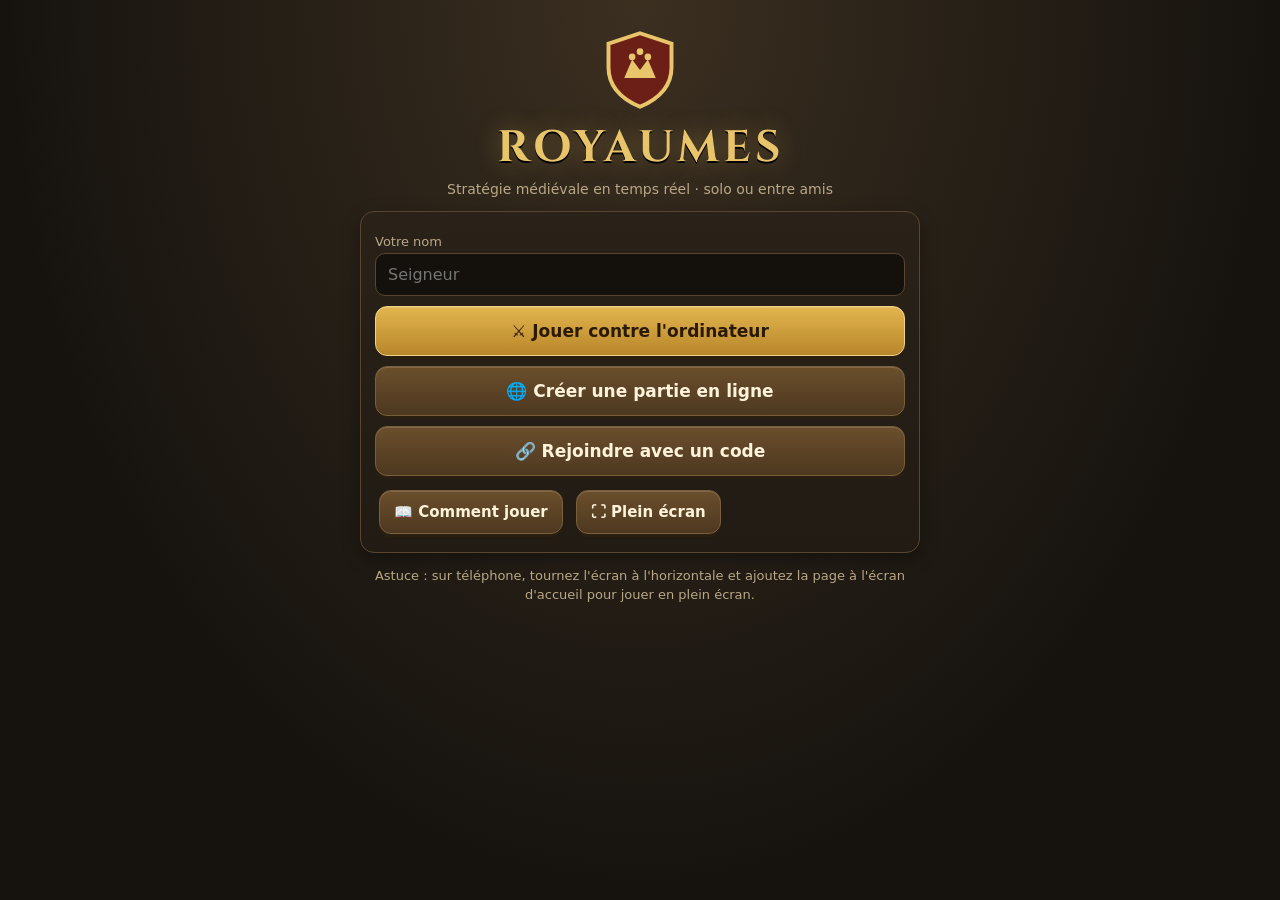
<file: royaumes/index.html>
<!doctype html>
<html lang="fr">
<head>
<meta charset="utf-8">
<meta name="viewport" content="width=device-width,initial-scale=1,maximum-scale=1,user-scalable=no,viewport-fit=cover">
<meta name="apple-mobile-web-app-capable" content="yes">
<meta name="mobile-web-app-capable" content="yes">
<meta name="apple-mobile-web-app-status-bar-style" content="black-translucent">
<meta name="theme-color" content="#16130f">
<meta name="description" content="Royaumes — jeu de stratégie médiévale en temps réel, jouable sur smartphone, solo contre l'IA ou entre amis par simple lien.">
<title>Royaumes</title>
<link rel="manifest" href="manifest.json">
<link rel="icon" href="icon.svg" type="image/svg+xml">
<link rel="apple-touch-icon" href="icon.svg">
<link rel="preconnect" href="https://fonts.googleapis.com">
<link href="https://fonts.googleapis.com/css2?family=Cinzel:wght@600;800&display=swap" rel="stylesheet">
<style>
:root{
  --bg:#16130f;--panel:#231d16;--panel2:#2e261c;--edge:#5a4630;--gold:#e8c46a;--txt:#f1e6d0;--mut:#b9a887;--bad:#ff6b5a;--ok:#7be07b;
  --st:env(safe-area-inset-top,0px);--sb:env(safe-area-inset-bottom,0px);--sl:env(safe-area-inset-left,0px);--sr:env(safe-area-inset-right,0px);
  --ph:124px;--tb:38px;
}
*{box-sizing:border-box;-webkit-tap-highlight-color:transparent}
html,body{margin:0;height:100%;overflow:hidden;background:var(--bg);color:var(--txt);font-family:system-ui,-apple-system,"Segoe UI",Roboto,sans-serif;-webkit-user-select:none;user-select:none;overscroll-behavior:none;-webkit-touch-callout:none}
button{font:inherit;color:inherit}
input,select{font:inherit}
.hidden{display:none!important}
h1,h2,.title{font-family:Cinzel,Georgia,serif}

/* ---------- Écrans ---------- */
.screen{position:fixed;inset:0;overflow-y:auto;-webkit-overflow-scrolling:touch;touch-action:pan-y;padding:calc(18px + var(--st)) calc(16px + var(--sr)) calc(18px + var(--sb)) calc(16px + var(--sl));
  background:radial-gradient(ellipse at 50% 0%,#3b2f20 0%,#16130f 70%)}
.wrap{max-width:560px;margin:0 auto}
.logo{text-align:center;margin:10px 0 4px}
.logo h1{font-size:44px;letter-spacing:4px;margin:0;color:var(--gold);text-shadow:0 2px 0 #000,0 0 24px rgba(232,196,106,.35)}
.logo p{margin:4px 0 0;color:var(--mut);font-size:14px}
.crest{width:84px;height:84px;margin:0 auto 6px;display:block}
.card{background:linear-gradient(#2a2219,#211b14);border:1px solid var(--edge);border-radius:14px;padding:14px;margin:14px 0;box-shadow:0 6px 18px rgba(0,0,0,.35)}
.card h2{margin:0 0 10px;font-size:18px;color:var(--gold)}
.btn{display:block;width:100%;padding:14px 16px;margin:10px 0;border-radius:12px;border:1px solid #7a5f3c;background:linear-gradient(#6b4f2c,#4d3820);color:#fff3da;font-weight:700;font-size:17px;text-align:center;cursor:pointer;box-shadow:inset 0 1px 0 rgba(255,255,255,.15),0 3px 0 #2a1e10}
.btn:active{transform:translateY(2px);box-shadow:inset 0 1px 0 rgba(255,255,255,.15),0 1px 0 #2a1e10}
.btn.gold{background:linear-gradient(#e2b54e,#b8862a);color:#2a1a05;border-color:#f0d28a}
.btn.small{display:inline-block;width:auto;padding:11px 14px;min-height:44px;font-size:15px;margin:4px}
.btn:disabled{opacity:.5}
.row{display:flex;gap:10px;align-items:center;flex-wrap:wrap}
.row>*{flex:1}
label.f{display:block;font-size:13px;color:var(--mut);margin:8px 0 4px}
.inp,select.inp{width:100%;padding:11px 12px;border-radius:10px;border:1px solid var(--edge);background:#14110d;color:var(--txt);font-size:16px}
.slot{display:flex;align-items:center;gap:8px;padding:8px;border-radius:10px;background:#1a1510;margin:6px 0;border:1px solid #3a2e20}
.slot .sw{width:32px;height:32px;border-radius:8px;flex:none;border:2px solid rgba(255,255,255,.4);padding:0}
.slot .nm{flex:1;min-width:0;overflow:hidden;text-overflow:ellipsis;white-space:nowrap;font-weight:600}
.slot select{padding:10px 8px;border-radius:8px;background:#14110d;color:var(--txt);border:1px solid var(--edge);font-size:14px;max-width:110px}
#pause-players{display:flex;flex-wrap:wrap;gap:4px 6px;justify-content:center;margin:2px 0 6px}
#pause-players .slot{margin:0;padding:3px 8px;min-height:28px;gap:5px;font-size:13px;max-width:100%}
#pause-players .slot .sw{width:14px;height:14px;border-radius:4px;border-width:1px}
#pause-players .slot .nm{flex:0 1 auto;max-width:130px}
.slot .x{background:none;border:none;font-size:18px;padding:4px 6px;min-width:44px;min-height:44px;cursor:pointer}
.gobar{position:sticky;bottom:calc(-18px - var(--sb));z-index:3;margin:0 -4px;padding:6px 4px calc(10px + var(--sb));background:linear-gradient(rgba(22,19,15,0),#16130f 24%)}
.gobar .err{margin:4px 0}
.gobar .err:empty{display:none}
.gobar .btn{margin:6px 0 0;box-shadow:inset 0 1px 0 rgba(255,255,255,.15),0 3px 0 #2a1e10,0 -6px 18px #16130f}
.tag{font-size:12px;padding:2px 7px;border-radius:20px;background:#3a2e20;color:var(--mut)}
.tag.on{background:#2d5a2d;color:#cfe}
.share{display:flex;gap:8px;align-items:center}
.share .code{font-family:ui-monospace,Menlo,monospace;font-size:28px;letter-spacing:6px;color:var(--gold);font-weight:800}
.link{font-size:12px;word-break:break-all;color:var(--mut);background:#14110d;border-radius:8px;padding:8px;margin-top:8px;-webkit-user-select:text;user-select:text}
.note{font-size:13px;color:var(--mut);line-height:1.45}
.err{color:var(--bad);font-weight:600}
.help h3{color:var(--gold);margin:14px 0 6px;font-size:16px}
.help p,.help li{font-size:14px;line-height:1.5;color:#e8dcc4}
.help ul{padding-left:18px;margin:6px 0}
.kbd{display:inline-block;padding:0 6px;border:1px solid #6a5434;border-radius:5px;background:#1a1510;font-size:12px}

/* ---------- Jeu ---------- */
#game{position:fixed;inset:0;touch-action:none;background:#000}
#cv{position:absolute;inset:0;width:100%;height:100%;touch-action:none;display:block}
#top{position:absolute;left:0;right:0;top:0;height:calc(var(--tb) + var(--st));padding:var(--st) calc(6px + var(--sr)) 0 calc(6px + var(--sl));display:flex;align-items:center;gap:4px;
  background:linear-gradient(rgba(25,20,14,.96),rgba(25,20,14,.85));border-bottom:1px solid var(--edge);font-size:14px;font-weight:700;z-index:5}
#top .res{display:flex;align-items:center;gap:2px;padding:0 4px;white-space:nowrap}
#top .vc{font-size:11.5px;font-weight:700;line-height:15px;padding:0 4px;margin-left:1px;border-radius:7px;background:rgba(0,0,0,.45);color:#d8c8a0}
#top .vc:empty{display:none}
#top .brk{display:none}
#top.t1 #t-clock{display:none}
#top.t2 .vc{display:none!important}
#top.t3{font-size:12.5px;gap:3px}
#top.t3 .res{padding:0 1px}
#top.t3 .tbtn{min-width:38px;padding:0 4px;font-size:15px}
#top .res.short{color:var(--bad)}
#top .grow{flex:1}
#top .tbtn{position:relative;flex:none;height:calc(var(--tb) - 4px);max-height:36px;min-width:44px;border-radius:8px;border:1px solid #5a4630;background:#3a2e20;padding:0 7px;font-size:16px;display:flex;align-items:center;justify-content:center;gap:3px;cursor:pointer}
#top .tbtn::after{content:'';position:absolute;inset:-5px -2px}
#top .tbtn b{font-size:12px}
#top .tbtn.warn{background:#7a5a1a;border-color:#c99a3a}
#top .tbtn.on{background:#2d6a2d;border-color:#6c6}
#top .tbtn.live{background:#8a2a20;border-color:#e55}
#t-age{font-family:Cinzel,serif;color:var(--gold);padding:0 4px 0 8px;white-space:nowrap}
#t-clock{color:var(--mut);font-weight:600;font-size:12px;min-width:40px}
#msgs{position:absolute;left:calc(8px + var(--sl));top:calc(var(--tb) + var(--st) + 6px);right:calc(90px + var(--sr));pointer-events:none;z-index:4}
.msg{display:inline-block;clear:both;float:left;background:rgba(0,0,0,.62);padding:5px 9px;border-radius:8px;margin:2px 0;font-size:13px;transition:opacity .6s;max-width:100%}
@media (orientation:portrait){.msg{font-size:12px;padding:4px 8px}#msgs{right:8px}}
.msg.warn{color:#ffd27a}.msg.err{color:#ff9a8a}.msg.ok{color:#a8f0a8}.msg.age{color:var(--gold);font-weight:700}.msg.chat{color:#bfe0ff}
.msg.fade{opacity:0}
.msg.click{pointer-events:auto;cursor:pointer;text-decoration:underline dotted;text-underline-offset:3px;border:1px solid rgba(255,210,122,.45)}
@media (orientation:landscape) and (max-height:430px){.msg{font-size:12px;padding:3px 8px}#msgs{right:45%}}
#hint{position:absolute;left:calc(8px + var(--sl));bottom:calc(var(--ph) + var(--sb) + 8px);width:max-content;background:rgba(20,16,12,.94);border:1px solid var(--edge);border-radius:10px;padding:7px 11px;font-size:13px;max-width:min(60vw,420px);
  opacity:0;pointer-events:none;transition:opacity .2s;z-index:6;line-height:1.35}
#hint.show{opacity:1}
#hint .short{color:var(--bad)}
#placebar{position:absolute;right:calc(8px + var(--sr));bottom:calc(var(--ph) + var(--sb) + 8px);width:max-content;max-width:min(calc(100vw - 16px),560px);display:none;gap:8px;align-items:center;background:rgba(20,16,12,.95);border:1px solid var(--gold);border-radius:12px;padding:5px 5px 5px 12px;z-index:7}
#placebar.show{display:flex}
#pb-txt{font-size:13px;line-height:1.3;min-width:0}
#pb-txt .short{color:var(--bad)}
#placebar button{flex:none;height:48px;min-width:52px;border-radius:10px;border:1px solid #6a5434;font-size:21px;cursor:pointer}
#pb-ok{background:#2d6a2d}#pb-ok:disabled{opacity:.4}
#pb-cancel{background:#6a2a20}
#panel{position:absolute;left:0;right:0;bottom:0;height:calc(var(--ph) + var(--sb));padding:4px calc(4px + var(--sr)) calc(4px + var(--sb)) calc(4px + var(--sl));display:flex;gap:4px;z-index:5;
  background:linear-gradient(rgba(35,29,22,.95),rgba(26,21,15,.98));border-top:1px solid var(--edge)}
#minibox{flex:none;width:calc((var(--ph) - 8px) * 1.6);height:calc(var(--ph) - 8px);position:relative;border-radius:8px;overflow:hidden;background:#0c0a08;border:1px solid #4a3a28}
#mini{width:100%;height:100%;display:block;touch-action:none}
#btn-home{position:absolute;left:2px;bottom:2px;width:36px;height:36px;border-radius:8px;border:1px solid #5a4630;background:rgba(40,32,22,.85);font-size:18px;padding:0}
#btn-home::after{content:'';position:absolute;inset:-4px}
#info{flex:1 1 170px;min-width:0;background:#1a1510;border-radius:8px;border:1px solid #3a2e20;padding:5px 6px;overflow:hidden;position:relative}
#info-c{height:100%}
#ipreview{position:absolute;left:3px;right:40px;bottom:3px;max-height:calc(100% - 6px);overflow:hidden;background:rgba(22,18,13,.97);border:1px solid var(--edge);border-radius:7px;padding:4px 8px;font-size:12.5px;line-height:1.3;color:#f1e6d0;opacity:0;pointer-events:none;transition:opacity .15s;z-index:3}
#ipreview.show{opacity:1}
#ipreview.bad{border-color:#b0503f}
#ipreview .short{color:var(--bad)}
#ipreview small{font-size:11.5px;color:var(--mut)}
.info-empty{font-size:12.5px;color:var(--mut);line-height:1.4}
.info-empty small{font-size:12px;opacity:.85}
.info-one{display:flex;gap:7px;height:100%}
.portrait{width:52px;height:52px;border-radius:8px;background:#2a2219;border:1px solid #4a3a28;flex:none}
.info-txt{flex:1;min-width:0;display:flex;flex-direction:column;gap:2px;padding-right:32px}
.iname{font-weight:700;font-size:14px;line-height:17px;white-space:nowrap;overflow:hidden;text-overflow:ellipsis}
.owner{font-size:12px;font-weight:600}
.hpbar{position:relative;height:15px;min-height:15px;flex:none;background:#3a1a14;border-radius:4px;overflow:hidden}
.hpbar i{position:absolute;left:0;top:0;bottom:0;background:linear-gradient(#4cd060,#2a9a3a)}
.hpbar span{position:absolute;left:4px;top:0;font-size:11.5px;line-height:15px;font-weight:700;text-shadow:0 1px 0 #000}
.istat,.itask{font-size:12px;line-height:15px;color:#e8dcc4;white-space:nowrap;overflow:hidden;text-overflow:ellipsis}
.itask{color:#cfe6a8}
.queue{display:flex;gap:4px;flex-wrap:nowrap;overflow:hidden;align-items:center;margin-top:1px}
.qi{position:relative;width:36px;height:36px;border-radius:7px;border:1px solid #5a4630;background:#2a2219;padding:0;flex:none;overflow:hidden;cursor:pointer}
.qi>*{pointer-events:none}
.qi img{width:100%;height:100%;display:block}
.qi .emo{font-size:20px;line-height:34px}
.qi i{position:absolute;left:0;bottom:0;height:5px;background:#7fc8ff}
.qi small{position:absolute;left:0;right:0;bottom:5px;font-size:11.5px;line-height:12px;font-weight:800;text-align:center;color:#fff;text-shadow:0 0 3px #000,0 1px 0 #000}
.qi b{position:absolute;right:1px;top:0;font-size:12px;line-height:13px;text-shadow:0 0 3px #000,0 1px 0 #000}
.qi::after{content:'✕';position:absolute;left:2px;top:0;font-size:10px;line-height:12px;color:#ffb0a0;opacity:.8;text-shadow:0 0 2px #000}
.qmore{font-size:12px;font-weight:700;color:var(--mut)}
.desel{position:absolute;right:3px;top:3px;width:32px;height:32px;border-radius:8px;border:1px solid #4a3a28;background:#2a2219;font-size:14px;padding:0;color:var(--mut)}
.desel::after{content:'';position:absolute;inset:-6px}
.info-multi{height:100%;overflow-y:auto;padding-right:36px}
.mhead{font-size:12px;line-height:15px;color:var(--mut);white-space:nowrap;overflow:hidden;text-overflow:ellipsis;margin-bottom:3px}
.mgrid{display:flex;flex-wrap:wrap;gap:4px}
.mg{position:relative;width:44px;height:44px;border-radius:7px;border:1px solid #5a4630;background:#2a2219;padding:0;overflow:hidden}
.mg>*{pointer-events:none}
.mg img{width:100%;height:100%}
.mg b{position:absolute;right:2px;top:0;font-size:12.5px;text-shadow:0 1px 0 #000,0 0 3px #000}
.mg i{position:absolute;left:0;bottom:0;height:4px;background:#4cd060}
.ovw{display:flex;flex-direction:column;gap:4px;height:100%}
.ovr{font-size:12.5px;line-height:16px;color:#e8dcc4;white-space:nowrap;overflow:hidden;text-overflow:ellipsis}
.ovr .short{color:#ffd27a}
.ovq{display:flex;gap:4px;flex-wrap:wrap;overflow:hidden}
.ovb{width:40px;height:40px}
.ovb::after{content:none}
#cmds{flex:0 1 auto;max-width:60%;display:grid;grid-auto-flow:column;grid-template-rows:repeat(2,1fr);grid-auto-columns:54px;gap:4px;overflow-x:auto;overflow-y:hidden;touch-action:pan-x;align-content:stretch;scrollbar-width:none}
#cmds::-webkit-scrollbar{display:none}
#cmds-more{position:absolute;right:calc(4px + var(--sr));top:5px;bottom:calc(5px + var(--sb));width:24px;display:none;align-items:center;justify-content:flex-end;padding-right:2px;font-size:24px;font-weight:800;color:var(--gold);background:linear-gradient(90deg,rgba(26,21,15,0),rgba(26,21,15,.96) 65%);pointer-events:none;border-radius:0 9px 9px 0;text-shadow:0 0 4px #000}
#cmds-more.show{display:flex}
.cb{position:relative;border-radius:9px;border:1px solid #6a5434;background:linear-gradient(#4a3a26,#33281b);padding:1px;display:flex;flex-direction:column;align-items:center;justify-content:center;cursor:pointer;overflow:hidden;min-height:0;min-width:0}
.cb>*{pointer-events:none}
.cb img{width:30px;height:30px;flex:none}
.cb .emo{font-size:21px;line-height:24px}
.cb.haslbl img{width:22px;height:22px}
.cb.haslbl .emo{font-size:19px;line-height:21px}
.cb.c2 img{width:22px;height:22px}
.cb.c2 .emo{font-size:18px;line-height:20px}
.cb.haslbl.c2{padding:0 1px}
.cb.haslbl.c2 .emo{font-size:13px;line-height:14px}
.cb.haslbl.c2 img{width:16px;height:16px}
.cb.haslbl.c2 .lbl{font-size:10px;line-height:10.5px}
.cb.haslbl.c2 .cost{font-size:9.5px;line-height:9.5px}
.cb .lbl{font-size:11px;font-weight:700;line-height:11.5px;white-space:nowrap;max-width:100%;overflow:hidden;text-overflow:clip}
.cb .cost{font-size:10.5px;line-height:10.5px;white-space:nowrap;color:#e8dcc4;letter-spacing:-.3px;display:flex;flex-direction:column;align-items:center}
.cb .cost.c4{display:grid;grid-template-columns:auto auto;column-gap:1px;font-size:10px;letter-spacing:-.5px}
.cb .cost .short{color:var(--bad)}
.cb.active{background:linear-gradient(#7a6a2a,#5a4a1a);border-color:var(--gold)}
.cb.off{opacity:.55}
.cb.dim{opacity:.35;filter:grayscale(.7)}
.cb .badge{position:absolute;right:2px;top:1px;font-size:12px;line-height:13px;font-weight:700;text-shadow:0 0 3px #000}
.cb .hk{position:absolute;left:3px;top:1px;font-size:10.5px;line-height:11px;color:#c9b089;display:none}
.cb .hk:empty{display:none!important}
@media (hover:hover) and (pointer:fine){.cb .hk{display:block}}
.cb:active{transform:scale(.95)}
@media (orientation:portrait){
  :root{--ph:212px;--tb:70px}
  #top{flex-wrap:wrap;align-content:center;row-gap:2px;font-size:13px}
  #top .brk{display:block;flex-basis:100%;height:0}
  #top .res{padding:0 2px}
  #top .tbtn{min-width:42px}
  #t-age{padding-left:2px;font-size:13px}
  #panel{flex-wrap:wrap;align-content:flex-start}
  #minibox{width:138px;height:104px}
  #info{flex:1 1 0;height:104px}
  #cmds{flex:1 1 100%;max-width:100%;height:96px;grid-auto-flow:row;grid-template-rows:none;grid-template-columns:repeat(7,minmax(0,1fr));grid-auto-rows:46px;grid-auto-columns:auto;overflow-x:hidden;overflow-y:auto;touch-action:pan-y}
  #cmds-more{top:auto;left:0;right:0;margin:0 auto;width:44px;height:16px;bottom:calc(2px + var(--sb));align-items:center;justify-content:center;padding:0;font-size:18px;line-height:16px;background:rgba(26,21,15,.92);border:1px solid var(--edge);border-radius:8px}
  #game.rows3{--ph:262px}
  #game.rows3 #cmds{height:146px}
  #game.rows1{--ph:164px}
  #game.rows1 #cmds{height:46px}
  #game.rows0{--ph:114px}
  #game.rows0 #cmds{display:none}
  .cb.c2 img{width:20px;height:20px}
  .cb.haslbl img{width:22px;height:22px}
}
@media (orientation:landscape) and (max-height:430px){
  :root{--ph:108px;--tb:34px}
  #cmds{grid-auto-columns:51px}
}
@media (orientation:landscape) and (min-height:600px){
  :root{--ph:160px}
  #cmds{grid-template-rows:repeat(3,1fr);grid-auto-columns:58px}
}
/* ---------- Superpositions ---------- */
.ovl{position:fixed;inset:0;background:rgba(10,8,6,.78);display:flex;align-items:center;justify-content:center;z-index:20;padding:calc(12px + var(--st)) calc(12px + var(--sr)) calc(12px + var(--sb)) calc(12px + var(--sl));touch-action:pan-y}
.ovl .card{width:min(460px,100%);max-height:100%;overflow-y:auto;margin:0}
#vols{display:flex;flex-direction:column;gap:2px;margin:6px 0;padding:6px 10px;border:1px solid #4a3a28;border-radius:12px;background:rgba(0,0,0,.18)}
#vols label{display:flex;align-items:center;gap:8px;min-height:40px;font-size:15px}
#vols .vl{width:70px;flex:none;color:#e8dcc4}
#vols input{flex:1;min-width:0;height:36px;accent-color:#d9a441;touch-action:pan-x}
#vols label.mute .vl{color:#8a7a66;text-decoration:line-through}
@media (orientation:landscape) and (max-height:500px){#vols{flex-direction:row;gap:12px;margin:0}#vols label{flex:1;min-width:0;gap:4px}#vols .vl{display:none}}
.ovl h2{text-align:center}
table.st{width:100%;border-collapse:collapse;font-size:13px}
table.st th,table.st td{padding:5px 4px;border-bottom:1px solid #3a2e20;text-align:center}
table.st td:first-child{text-align:left}
#chatbox{position:fixed;left:50%;transform:translateX(-50%);top:calc(var(--tb) + var(--st) + 8px);z-index:21;display:flex;gap:6px;width:min(520px,94vw);background:rgba(20,16,12,.96);border:1px solid var(--gold);border-radius:12px;padding:6px}
#chatbox input{flex:1}
#lostbar{position:fixed;left:50%;top:calc(var(--tb) + var(--st) + 50px);transform:translateX(-50%);background:#7a2a20;color:#fff;padding:8px 14px;border-radius:10px;z-index:22;font-weight:700;font-size:14px}
#rotate{position:absolute;left:0;right:0;margin:0 auto;width:max-content;max-width:min(calc(100vw - 16px),520px);bottom:calc(var(--ph) + var(--sb) + 8px);background:rgba(20,16,12,.94);border:1px solid var(--edge);border-radius:10px;padding:4px 4px 4px 12px;font-size:13px;z-index:6;display:flex;gap:8px;align-items:center}
#rotate button{border:1px solid #5a4630;background:#3a2e20;border-radius:8px;min-width:48px;min-height:40px;font-weight:700}
#placebar.show~#rotate{display:none}
@media (orientation:landscape){#rotate{display:none}}
#audios{position:fixed;width:0;height:0;overflow:hidden}
/* Menus en paysage peu haut : tout tient sans défiler */
@media (orientation:landscape) and (max-height:500px){
  #ovl-pause .card{display:grid;grid-template-columns:1fr 1fr;gap:8px;width:min(640px,100%)}
  #ovl-pause h2,#pause-players,#vols{grid-column:1/-1}
  #pause-players{order:9;margin:0}
  #ovl-pause h2{margin:0}
  #ovl-pause .btn{margin:0;padding:10px}
  #scr-home .wrap{max-width:820px;display:grid;grid-template-columns:1fr 1.2fr;gap:4px 18px;align-items:center;min-height:100%}
  #scr-home .card{margin:0}
  #scr-home .card .btn{margin:8px 0;padding:12px 14px}
  #scr-home .note{grid-column:1/-1;margin:4px 0 0}
  #scr-home .logo h1{font-size:38px}
  #scr-home .crest{width:70px;height:70px}
  #scr-home .logo p{font-size:13px}
}
@media (orientation:landscape) and (max-height:500px) and (min-width:700px){
  #scr-setup .wrap{max-width:920px;display:grid;grid-template-columns:1fr 1fr;column-gap:14px;align-items:start}
  #scr-setup .wrap>h2,#share-card,#scr-setup .gobar,#b-setup-back{grid-column:1/-1}
  #scr-setup .card{margin:8px 0}
  #b-setup-back{margin-top:4px}
}
#crash{position:fixed;left:calc(8px + var(--sl));bottom:calc(8px + var(--sb));right:calc(8px + var(--sr));background:#5a1a14;color:#fff;font-size:12px;padding:8px;border-radius:8px;z-index:99;display:none;white-space:pre-wrap}
</style>
</head>
<body>
<!-- ======== Accueil ======== -->
<div id="scr-home" class="screen">
  <div class="wrap">
    <div class="logo">
      <svg class="crest" viewBox="0 0 64 64" aria-hidden="true"><path d="M32 4 56 12v18c0 15-10 24-24 30C18 54 8 45 8 30V12z" fill="#6b1f17" stroke="#e8c46a" stroke-width="3"/><path d="M20 38l6-14 6 8 6-8 6 14z" fill="#e8c46a"/><circle cx="26" cy="22" r="2.5" fill="#e8c46a"/><circle cx="32" cy="18" r="2.5" fill="#e8c46a"/><circle cx="38" cy="22" r="2.5" fill="#e8c46a"/></svg>
      <h1>ROYAUMES</h1>
      <p>Stratégie médiévale en temps réel · solo ou entre amis</p>
    </div>
    <div class="card">
      <label class="f" for="in-name">Votre nom</label>
      <input id="in-name" class="inp" maxlength="16" autocomplete="nickname" placeholder="Seigneur">
      <button class="btn gold" id="b-solo">⚔️ Jouer contre l'ordinateur</button>
      <button class="btn" id="b-host">🌐 Créer une partie en ligne</button>
      <button class="btn" id="b-join">🔗 Rejoindre avec un code</button>
      <button class="btn small" id="b-help">📖 Comment jouer</button>
      <button class="btn small" id="b-fs">⛶ Plein écran</button>
    </div>
    <p class="note" style="text-align:center">Astuce : sur téléphone, tournez l'écran à l'horizontale et ajoutez la page à l'écran d'accueil pour jouer en plein écran.</p>
  </div>
</div>

<!-- ======== Configuration / salon hôte ======== -->
<div id="scr-setup" class="screen hidden">
  <div class="wrap">
    <h2 class="title" id="setup-title" style="color:var(--gold);text-align:center;margin:6px 0">Nouvelle partie</h2>
    <div class="card hidden" id="share-card">
      <h2>Invitez vos amis</h2>
      <div class="share"><span class="note">Code :</span> <span class="code" id="share-code">-----</span></div>
      <div class="row" style="margin-top:8px">
        <button class="btn small" id="b-share">📤 Partager le lien</button>
        <button class="btn small" id="b-copy">📋 Copier</button>
      </div>
      <div class="link" id="share-link"></div>
      <p class="note" id="host-status">Connexion au serveur de mise en relation…</p>
    </div>
    <div class="card">
      <h2>Joueurs</h2>
      <div id="slots"></div>
      <div class="row">
        <button class="btn small" id="b-addai">🤖 Ajouter une IA</button>
      </div>
      <p class="note">Équipe « – » : chacun pour soi. Même numéro d'équipe = alliés (vision partagée).</p>
    </div>
    <div class="card">
      <h2>Réglages</h2>
      <div class="row">
        <div><label class="f">Carte</label><select class="inp" id="s-map"><option value="plaine">Plaine</option><option value="foret">Forêt dense</option><option value="lacs">Lacs</option></select></div>
        <div><label class="f">Taille</label><select class="inp" id="s-size"><option value="petite">Petite</option><option value="normale" selected>Normale</option><option value="grande">Grande</option></select></div>
      </div>
      <div class="row">
        <div><label class="f">Ressources</label><select class="inp" id="s-res"><option value="standard">Standard</option><option value="eleve">Élevées</option><option value="tres">Très élevées</option></select></div>
        <div><label class="f">Population max</label><select class="inp" id="s-pop"><option value="75">75</option><option value="125">125</option><option value="200" selected>200</option></select></div>
      </div>
      <div class="row">
        <div><label class="f">Vitesse</label><select class="inp" id="s-speed"><option value="1.2">Lente</option><option value="1.7" selected>Normale</option><option value="2.4">Rapide</option></select></div>
        <div><label class="f">Exploration</label><select class="inp" id="s-reveal"><option value="normal">Brouillard</option><option value="exploree">Carte explorée</option><option value="tout">Tout visible</option></select></div>
      </div>
      <div class="row">
        <div><label class="f">Âge de départ</label><select class="inp" id="s-age"><option value="0">Âge des Clans</option><option value="1">Âge des Seigneurs</option><option value="2">Âge des Forteresses</option><option value="3">Âge des Couronnes</option></select></div>
        <div></div>
      </div>
    </div>
    <div class="gobar"><p class="err" id="setup-err"></p><button class="btn gold" id="b-start">▶️ Lancer la partie</button></div>
    <button class="btn" id="b-setup-back">← Retour</button>
  </div>
</div>

<!-- ======== Rejoindre ======== -->
<div id="scr-join" class="screen hidden">
  <div class="wrap">
    <h2 class="title" style="color:var(--gold);text-align:center">Rejoindre une partie</h2>
    <div class="card">
      <label class="f" for="in-name2">Votre nom</label>
      <input id="in-name2" class="inp" maxlength="16" placeholder="Seigneur">
      <label class="f" for="in-code">Code de la partie</label>
      <input id="in-code" class="inp" maxlength="8" placeholder="ABCDE" autocapitalize="characters" autocomplete="off" style="text-transform:uppercase;letter-spacing:4px;font-size:22px;text-align:center">
      <p class="err" id="join-err"></p>
      <button class="btn gold" id="b-join-go">🔗 Rejoindre</button>
      <button class="btn" id="b-join-back">← Retour</button>
    </div>
  </div>
</div>

<!-- ======== Salon invité ======== -->
<div id="scr-wait" class="screen hidden">
  <div class="wrap">
    <h2 class="title" style="color:var(--gold);text-align:center">Salon</h2>
    <div class="card">
      <h2>Joueurs</h2>
      <div id="wait-slots"></div>
      <p class="note" id="wait-settings"></p>
      <p class="note">⏳ En attente du lancement par l'hôte…</p>
      <div class="row"><button class="btn small" id="b-wait-mic">🎤 Activer le micro</button></div>
    </div>
    <button class="btn" id="b-wait-leave">← Quitter le salon</button>
  </div>
</div>

<!-- ======== Jeu ======== -->
<div id="game" class="hidden">
  <canvas id="cv"></canvas>
  <div id="top">
    <span class="res" title="Nourriture (petit chiffre : villageois au travail)">🍖<span id="r-f">0</span><b class="vc" id="v-f"></b></span>
    <span class="res" title="Bois (petit chiffre : villageois au travail)">🪵<span id="r-w">0</span><b class="vc" id="v-w"></b></span>
    <span class="res" title="Or (petit chiffre : villageois au travail)">🪙<span id="r-g">0</span><b class="vc" id="v-g"></b></span>
    <span class="res" title="Pierre (petit chiffre : villageois au travail)">🪨<span id="r-s">0</span><b class="vc" id="v-s"></b></span>
    <span class="res" title="Population">👥<span id="r-pop">0/0</span></span>
    <span class="brk"></span>
    <span id="t-age">Âge I</span><span id="t-clock">0:00</span>
    <span class="grow"></span>
    <button class="tbtn warn hidden" id="btn-alert" title="Aller à la dernière attaque (Espace)">⚠️</button>
    <button class="tbtn hidden" id="btn-idlemil" title="Unité militaire au repos">⚔️<b>0</b></button>
    <button class="tbtn" id="btn-idle" title="Villageois inactif (touche .)">🧑‍🌾<b>0</b></button>
    <button class="tbtn hidden" id="btn-mic" title="Micro">🎙️</button>
    <button class="tbtn hidden" id="btn-deaf" title="Son des autres joueurs">🔊</button>
    <button class="tbtn hidden" id="btn-chat" title="Discussion (Entrée)">💬</button>
    <button class="tbtn" id="btn-menu" title="Menu (Échap)">☰</button>
  </div>
  <div id="msgs"></div>
  <div id="placebar"><span id="pb-txt"></span><button id="pb-ok" title="Construire">✔</button><button id="pb-cancel" title="Annuler">✕</button></div>
  <div id="rotate"><span>📱↻ Plus confortable à l'horizontale</span><button id="rotate-x">OK</button></div>
  <div id="hint"></div>
  <div id="panel">
    <div id="minibox"><canvas id="mini"></canvas><button id="btn-home" title="Hôtel de ville (H)">🏛️</button></div>
    <div id="info"><div id="info-c"></div><div id="ipreview"></div></div>
    <div id="cmds"></div><div id="cmds-more" aria-hidden="true">›</div>
  </div>
</div>

<div id="ovl-pause" class="ovl hidden">
  <div class="card">
    <h2 id="pause-title">Pause</h2>
    <div id="pause-players"></div>
    <button class="btn gold" id="b-resume">▶️ Reprendre</button>
    <button class="btn" id="b-pause-help">📖 Aide</button>
    <div id="vols">
      <label><span>🎵</span><span class="vl">Musique</span><input type="range" id="vol-music" min="0" max="100" step="5"></label>
      <label><span>🌿</span><span class="vl">Nature</span><input type="range" id="vol-amb" min="0" max="100" step="5"></label>
      <label><span>🔔</span><span class="vl">Effets</span><input type="range" id="vol-sfx" min="0" max="100" step="5"></label>
    </div>
    <button class="btn" id="b-gfx">🎨 Qualité graphique : Auto</button>
    <button class="btn" id="b-fs2">⛶ Plein écran</button>
    <button class="btn" id="b-resign">🏳️ Abandonner</button>
    <button class="btn" id="b-quit">🚪 Quitter vers le menu</button>
  </div>
</div>

<div id="ovl-end" class="ovl hidden">
  <div class="card">
    <h2 id="end-title">Victoire !</h2>
    <p class="note" id="end-sub" style="text-align:center"></p>
    <table class="st" id="end-stats"></table>
    <button class="btn" id="b-end-watch">👁️ Continuer à regarder</button>
    <button class="btn gold" id="b-end-menu">Retour au menu</button>
  </div>
</div>

<div id="ovl-help" class="ovl hidden">
  <div class="card help">
    <h2>Comment jouer</h2>
    <h3>But</h3>
    <p>Développez votre village, traversez les quatre âges et détruisez les bâtiments et unités adverses — ou construisez une <b>Merveille</b> et défendez-la jusqu'à la fin de son compte à rebours.</p>
    <h3>Commandes tactiles</h3>
    <ul>
      <li><b>Toucher</b> une de vos unités : la sélectionner. <b>Double toucher</b> : toutes celles du même type à l'écran.</li>
      <li><b>Appui long puis glisser</b> (ou bouton ⬚) : sélection par zone.</li>
      <li>Unités sélectionnées : <b>toucher le sol</b> = déplacer, <b>toucher un ennemi</b> = attaquer, <b>toucher une ressource</b> = récolter (villageois), <b>toucher une fondation</b> = construire.</li>
      <li><b>Glisser un doigt</b> : déplacer la vue. <b>Pincer</b> : zoomer. <b>Minicarte</b> : aller directement à un endroit.</li>
      <li>Construire : sélectionnez un villageois, choisissez un bâtiment, touchez la carte pour le placer puis ✔.</li>
      <li>Appui sur un bouton : sa description s'affiche dans le panneau d'information. Appui long sur une unité à former : jusqu'à ×5. Touchez une unité de la file pour l'annuler.</li>
      <li>Villageois sélectionnés : touchez un mouton pour le mener à la récolte, un dépôt pour y déposer leur charge. Appui long sur la minicarte : envoyer les unités sélectionnées.</li>
      <li>Placement : glissez le bâtiment fantôme du doigt, puis ✔.</li>
    </ul>
    <h3>Souris et clavier</h3>
    <p>Clic gauche : sélection (glisser = rectangle, <span class="kbd">Maj</span>+clic : ajouter/retirer). Clic droit : ordre. Molette : zoom. Flèches, bords de l'écran (ou <span class="kbd">Z</span><span class="kbd">Q</span><span class="kbd">S</span><span class="kbd">D</span> sans sélection) : défilement. Survol d'un bouton : description.</p>
    <p>Boutons de commande : la lettre affichée dans leur coin (rangées <span class="kbd">A</span><span class="kbd">Z</span><span class="kbd">E</span><span class="kbd">R</span>… / <span class="kbd">Q</span><span class="kbd">S</span><span class="kbd">D</span><span class="kbd">F</span>… sur un clavier AZERTY). <span class="kbd">Ctrl</span> ou <span class="kbd">Alt</span>+<span class="kbd">1-9</span> : créer un groupe, <span class="kbd">1-9</span> : le rappeler (deux fois : centrer). <span class="kbd">.</span> villageois inactif, <span class="kbd">H</span> hôtel de ville, <span class="kbd">Espace</span> dernière attaque, <span class="kbd">Suppr</span> supprimer, <span class="kbd">Maj</span> placer plusieurs bâtiments, <span class="kbd">Échap</span> annuler / menu.</p>
    <h3>Économie</h3>
    <ul>
      <li>4 ressources : 🍖 nourriture (moutons, baies, cerfs, fermes), 🪵 bois, 🪙 or, 🪨 pierre.</li>
      <li>Les villageois rapportent leur charge au dépôt le plus proche : hôtel de ville (tout), camp de bûcherons (bois), camp minier (or, pierre), moulin (nourriture). Construisez les dépôts près des ressources !</li>
      <li>Chaque maison donne +5 de population. Le moulin débloque les fermes, qui se ressèment automatiquement (60 bois).</li>
      <li>Les moutons appartiennent à qui les trouve en premier.</li>
    </ul>
    <h3>Âges</h3>
    <p>Passez à l'âge suivant depuis l'hôtel de ville, après avoir construit deux bâtiments de l'âge en cours. Chaque âge débloque bâtiments, unités et améliorations.</p>
    <h3>Combat (pierre-feuille-ciseaux)</h3>
    <ul>
      <li>Lanciers ➜ cavalerie · Cavalerie ➜ archers · Archers ➜ infanterie · Tirailleurs ➜ archers.</li>
      <li>Béliers et trébuchets ➜ bâtiments. Mangonneaux ➜ groupes serrés. Moines : soignent et convertissent.</li>
      <li>Les villageois peuvent s'abriter dans l'hôtel de ville (🔔 cloche) : il tire alors davantage de flèches.</li>
    </ul>
    <h3>Multijoueur</h3>
    <p>« Créer une partie en ligne » donne un code et un lien à partager. Vos amis ouvrent le lien sur leur téléphone, choisissent leur nom et rejoignent. Le micro 🎙️ s'active et se coupe à tout moment ; 🔊 coupe le son des autres. L'hôte doit garder la page ouverte pendant toute la partie.</p>
    <button class="btn gold" id="b-help-close">Fermer</button>
  </div>
</div>

<div id="chatbox" class="hidden"><input id="chat-in" class="inp" maxlength="120" placeholder="Message à tous…" enterkeyhint="send"><button class="btn small" id="chat-send" style="margin:0">➤</button></div>
<div id="lostbar" class="hidden">Connexion perdue — reconnexion…</div>
<div id="audios"></div>
<div id="crash"></div>

<script src="vendor/peerjs.min.js"></script>
<script src="js/data.js"></script>
<script src="js/map.js"></script>
<script src="js/path.js"></script>
<script src="js/sim.js"></script>
<script src="js/ai.js"></script>
<script src="js/world.js"></script>
<script src="js/render.js"></script>
<script src="js/audio.js"></script>
<script src="js/ui.js"></script>
<script src="js/net.js"></script>
<script src="js/main.js"></script>
</body>
</html>
</file>
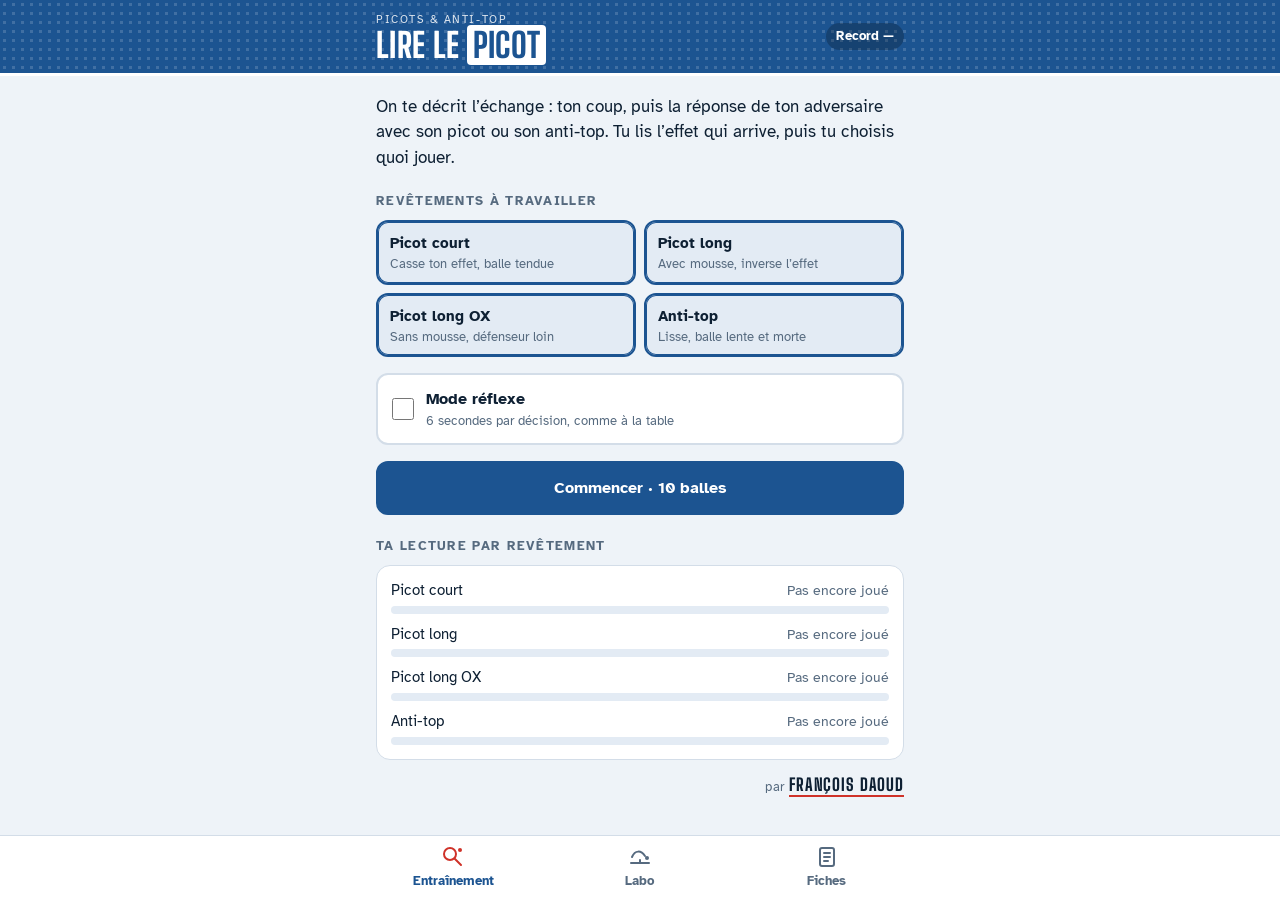
<file: quiz.html>
<!doctype html>
<html lang="fr">
<head>
<meta charset="utf-8">
<meta name="viewport" content="width=device-width, initial-scale=1, viewport-fit=cover">
<meta name="theme-color" content="#1c5491">
<meta name="apple-mobile-web-app-capable" content="yes">
<meta name="mobile-web-app-capable" content="yes">
<meta name="apple-mobile-web-app-title" content="Lire le picot">
<style>:root{padding-top:env(safe-area-inset-top,0px);padding-bottom:env(safe-area-inset-bottom,0px)}</style>
<!-- APP:START -->
<title>Lire le picot</title>
<meta name="claude:viewport-fit-sides" content="cover">
<link rel="preconnect" href="https://fonts.googleapis.com">
<link rel="preconnect" href="https://fonts.gstatic.com" crossorigin>
<link rel="stylesheet" href="https://fonts.googleapis.com/css2?family=Atkinson+Hyperlegible:ital,wght@0,400;0,700;1,400&family=Big+Shoulders+Display:wght@700;800&display=swap">
<style>
/* Layout : appli téléphone en une colonne, bandeau bleu « table » texturé de picots, barre d'onglets en bas */
:root {
  --bg: #eef3f8;
  --surface: #ffffff;
  --ink: #0e2033;
  --muted: #566a7f;
  --line: #d3dde8;
  --chip: #e3ebf4;
  --sel: #1c5491;
  --table: #1c5491;
  --table-ink: #ffffff;
  --pip: rgba(255, 255, 255, .16);
  --rubber: #cf3229;
  --good: #1b7a45;
  --good-bg: #e2f3e9;
  --bad: #b4441a;
  --bad-bg: #fbe8de;
  --ball: #fbfaf5;
  --f-display: "Big Shoulders Display", "Arial Narrow", "Roboto Condensed", sans-serif;
  --f-body: "Atkinson Hyperlegible", system-ui, -apple-system, "Segoe UI", sans-serif;
  --r: 14px;
  --tabs-h: 64px;
}
@media (prefers-color-scheme: dark) {
  :root:not([data-theme="light"]) {
    --bg: #081624; --surface: #10233a; --ink: #e6eef6; --muted: #98aabd; --line: #22405f; --chip: #18314d; --sel: #6aa6ea;
    --table: #174a80; --table-ink: #ffffff; --pip: rgba(255, 255, 255, .10);
    --rubber: #f2665f; --good: #52c88a; --good-bg: #113222; --bad: #f2925f; --bad-bg: #3b1e12; --ball: #f4f2ea;
    color-scheme: dark;
  }
}
:root[data-theme="dark"] {
  --bg: #081624; --surface: #10233a; --ink: #e6eef6; --muted: #98aabd; --line: #22405f; --chip: #18314d; --sel: #6aa6ea;
  --table: #174a80; --table-ink: #ffffff; --pip: rgba(255, 255, 255, .10);
  --rubber: #f2665f; --good: #52c88a; --good-bg: #113222; --bad: #f2925f; --bad-bg: #3b1e12; --ball: #f4f2ea;
  color-scheme: dark;
}

* { box-sizing: border-box; }
[hidden] { display: none !important; }
html { -webkit-text-size-adjust: 100%; }
body {
  margin: 0;
  background: var(--bg);
  color: var(--ink);
  font: 16px/1.5 var(--f-body);
  -webkit-tap-highlight-color: transparent;
}
body::before {
  content: ""; position: fixed; inset: 0 0 auto; height: env(safe-area-inset-top, 0px);
  z-index: 10; background: var(--table);
}
button { font: inherit; color: inherit; }
:focus-visible { outline: 3px solid var(--rubber); outline-offset: 2px; }

/* Bandeau */
.top {
  position: sticky; top: env(safe-area-inset-top, 0px); z-index: 5;
  background-color: var(--table);
  background-image: radial-gradient(circle, var(--pip) 1.6px, transparent 2px);
  background-size: 9px 9px;
  color: var(--table-ink);
  border-bottom: 3px solid var(--table-ink);
}
.top-in {
  max-width: 560px; margin: 0 auto;
  padding-block: 12px;
  padding-left: max(16px, env(safe-area-inset-left, 0px));
  padding-right: max(16px, env(safe-area-inset-right, 0px));
  display: flex; align-items: center; justify-content: space-between; gap: 12px;
}
.eyebrow { display: block; font-size: 11px; letter-spacing: .14em; text-transform: uppercase; opacity: .85; }
.top h1 {
  margin: 0; font: 800 34px/0.95 var(--f-display); letter-spacing: .01em; text-transform: uppercase;
}
.top h1 span { color: var(--table); background: var(--table-ink); padding: 0 6px; border-radius: 4px; }
.hdr-score {
  font: 700 13px/1.2 var(--f-body); text-align: right; font-variant-numeric: tabular-nums;
  background: rgba(0, 0, 0, .22); padding: 6px 10px; border-radius: 999px; white-space: nowrap;
}

/* Contenu */
.wrap {
  max-width: 560px; margin: 0 auto;
  padding-block: 18px calc(var(--tabs-h) + 28px + env(safe-area-inset-bottom, 0px));
  padding-left: max(16px, env(safe-area-inset-left, 0px));
  padding-right: max(16px, env(safe-area-inset-right, 0px));
}
.view { display: flex; flex-direction: column; gap: 16px; }
.lede { margin: 0; font-size: 17px; color: var(--ink); max-width: 60ch; }
.h {
  margin: 8px 0 -6px; font: 700 13px/1.2 var(--f-body); letter-spacing: .1em; text-transform: uppercase; color: var(--muted);
}
.muted { color: var(--muted); }
.sign { align-self: flex-end; margin: 0; font-size: 12.5px; color: var(--muted); letter-spacing: .04em; }
.sign b { font: 800 17px/1 var(--f-display); text-transform: uppercase; letter-spacing: .05em; color: var(--ink); border-bottom: 2px solid var(--rubber); }

.btn {
  appearance: none; border: 2px solid var(--line); background: var(--surface);
  border-radius: 12px; padding: 13px 16px; font-weight: 700; font-size: 16px; cursor: pointer;
  min-height: 50px; text-align: center;
}
.btn.primary { background: var(--table); border-color: var(--table); color: var(--table-ink); }
.btn:active { transform: translateY(1px); }
.row { display: flex; gap: 10px; flex-wrap: wrap; }
.row > .btn { flex: 1 1 140px; }

/* Puces de choix */
.chips { display: grid; grid-template-columns: 1fr 1fr; gap: 8px; }
.chip {
  appearance: none; border: 2px solid var(--line); background: var(--surface); border-radius: 12px;
  padding: 10px 12px; text-align: left; cursor: pointer; display: flex; flex-direction: column; gap: 2px; min-width: 0;
}
.chip b { font-size: 15px; }
.chip small { color: var(--muted); font-size: 12.5px; line-height: 1.3; }
.chip[aria-pressed="true"] { border-color: var(--sel); background: var(--chip); box-shadow: inset 0 0 0 1px var(--sel); }
.chip[disabled] { opacity: .38; cursor: not-allowed; }

.switch {
  display: flex; gap: 12px; align-items: center; background: var(--surface); border: 2px solid var(--line);
  border-radius: 12px; padding: 12px 14px; cursor: pointer;
}
.switch input { width: 22px; height: 22px; accent-color: var(--table); flex: none; margin: 0; }
.switch span { display: flex; flex-direction: column; }
.switch small { color: var(--muted); }

/* Statistiques */
.stats { display: flex; flex-direction: column; gap: 10px; background: var(--surface); border: 1px solid var(--line); border-radius: var(--r); padding: 14px; }
.stat { display: grid; grid-template-columns: 1fr auto; gap: 4px 10px; align-items: baseline; font-size: 14.5px; }
.stat .meter { grid-column: 1 / -1; height: 8px; border-radius: 99px; background: var(--chip); overflow: hidden; }
.stat .meter i { display: block; height: 100%; background: var(--table); border-radius: 99px; }
.stat .val { font-variant-numeric: tabular-nums; color: var(--muted); font-size: 13.5px; }

/* Partie */
.progress { display: flex; justify-content: space-between; font-weight: 700; font-variant-numeric: tabular-nums; font-size: 14px; color: var(--muted); }
.bar { height: 6px; background: var(--chip); border-radius: 99px; overflow: hidden; margin-top: -10px; }
.bar i { display: block; height: 100%; width: 0; background: var(--table); transition: width .3s; }

.rally { background: var(--surface); border: 1px solid var(--line); border-radius: var(--r); overflow: hidden; }
.rally-row { padding: 12px 14px; display: flex; flex-direction: column; gap: 2px; }
.rally-row + .rally-row { border-top: 1px dashed var(--line); }
.who { font-size: 11.5px; letter-spacing: .12em; text-transform: uppercase; color: var(--muted); font-weight: 700; display: flex; align-items: center; gap: 6px; }
.rally-row strong { font: 800 26px/1.05 var(--f-display); text-transform: uppercase; letter-spacing: .01em; }
.rally-row small { color: var(--muted); font-size: 14px; }
.rally-row.opp .who { color: var(--rubber); }
.tag {
  display: inline-block; font-size: 11px; letter-spacing: .06em; padding: 2px 7px; border-radius: 99px;
  background: var(--rubber); color: var(--surface); font-weight: 700;
}

.timer { height: 5px; background: var(--chip); border-radius: 99px; overflow: hidden; }
.timer i { display: block; height: 100%; background: var(--rubber); width: 100%; transform-origin: left; }

.q { margin: 0; font: 700 18px/1.3 var(--f-body); }
.step { display: flex; flex-direction: column; gap: 10px; }
.opts { display: flex; flex-direction: column; gap: 8px; }
.opt {
  appearance: none; text-align: left; border: 2px solid var(--line); background: var(--surface);
  border-radius: 12px; padding: 12px 14px; cursor: pointer; font-size: 16px; line-height: 1.35; min-height: 52px;
  display: flex; gap: 10px; align-items: center;
}
.opt small { display: block; color: var(--muted); font-size: 13px; }
.opt .k {
  flex: none; width: 26px; height: 26px; border-radius: 50%; border: 2px solid var(--line);
  display: grid; place-items: center; font-size: 13px; font-weight: 700; color: var(--muted);
}
.opt.ok { border-color: var(--good); background: var(--good-bg); }
.opt.ok .k { border-color: var(--good); background: var(--good); color: var(--surface); }
.opt.ko { border-color: var(--bad); background: var(--bad-bg); }
.opt.ko .k { border-color: var(--bad); background: var(--bad); color: var(--surface); }
.opt[disabled] { cursor: default; }
.opt[disabled]:not(.ok):not(.ko) { opacity: .55; }

/* Retour et labo */
.result {
  background: var(--surface); border: 1px solid var(--line); border-radius: var(--r);
  padding: 14px; display: flex; flex-direction: column; gap: 12px;
}
.verdict { font: 800 22px/1.1 var(--f-display); text-transform: uppercase; letter-spacing: .02em; margin: 0; }
.verdict.ok { color: var(--good); }
.verdict.ko { color: var(--bad); }
.traj { width: 100%; height: auto; display: block; background: var(--bg); border-radius: 10px; cursor: pointer; }
.traj .tbl { stroke: var(--table); stroke-width: 4; stroke-linecap: round; }
.traj .net { stroke: var(--muted); stroke-width: 2; }
.traj .path { fill: none; stroke: var(--muted); stroke-width: 1.5; stroke-dasharray: 3 4; opacity: .7; }
.traj text { fill: var(--muted); font: 700 10px var(--f-body); letter-spacing: .08em; text-transform: uppercase; }
.traj .b { fill: var(--ball); stroke: var(--ink); stroke-width: 1.5; }
.traj .s { stroke: var(--rubber); stroke-width: 2.5; stroke-linecap: round; }
.pills { display: flex; flex-wrap: wrap; gap: 6px; }
.pill { font-size: 13px; font-weight: 700; padding: 5px 10px; border-radius: 99px; background: var(--chip); }
.pill.eff { background: var(--table); color: var(--table-ink); }
.kv { display: flex; flex-direction: column; gap: 3px; }
.kv > span { font-size: 11.5px; letter-spacing: .12em; text-transform: uppercase; color: var(--muted); font-weight: 700; }
.kv > p { margin: 0; }
.answer { font-weight: 700; font-size: 17px; }
.naive { margin: 0; font-size: 14.5px; padding: 10px 12px; border-radius: 10px; background: var(--chip); }
.trap { margin: 0; font-size: 14.5px; padding: 10px 12px; border-radius: 10px; background: var(--bad-bg); }
.trap b { color: var(--bad); }

/* Fin de série */
.end { display: flex; align-items: baseline; gap: 8px; }
.end .big { font: 800 84px/0.9 var(--f-display); color: var(--table); font-variant-numeric: tabular-nums; }
.end span:last-child { font: 800 30px var(--f-display); color: var(--muted); }
.miss { margin: 0; padding: 0; list-style: none; display: flex; flex-direction: column; gap: 8px; }
.miss li { background: var(--surface); border: 1px solid var(--line); border-radius: 12px; padding: 10px 12px; font-size: 14.5px; }
.miss li b { display: block; }

/* Fiches */
.rules { background: var(--surface); border: 1px solid var(--line); border-radius: var(--r); padding: 14px 16px; }
.rules h3 { margin: 0 0 8px; font: 800 22px/1.1 var(--f-display); text-transform: uppercase; }
.rules ol { margin: 0; padding-left: 20px; display: flex; flex-direction: column; gap: 6px; }
.fiche { background: var(--surface); border: 1px solid var(--line); border-radius: var(--r); overflow: hidden; }
.fiche summary {
  list-style: none; cursor: pointer; padding: 14px 16px; display: flex; align-items: center; justify-content: space-between; gap: 10px;
}
.fiche summary::-webkit-details-marker { display: none; }
.fiche summary h3 { margin: 0; font: 800 24px/1.05 var(--f-display); text-transform: uppercase; }
.fiche summary small { display: block; color: var(--muted); font-size: 13.5px; }
.fiche summary .chev { flex: none; transition: transform .2s; color: var(--muted); }
.fiche[open] summary .chev { transform: rotate(180deg); }
.fiche .body { padding: 0 16px 16px; display: flex; flex-direction: column; gap: 12px; }
.fiche .gold {
  margin: 0; padding: 12px 14px; border-radius: 10px; background: var(--table); color: var(--table-ink); font-weight: 700;
  background-image: radial-gradient(circle, var(--pip) 1.4px, transparent 1.8px); background-size: 8px 8px;
}
.fiche ul { margin: 0; padding-left: 20px; display: flex; flex-direction: column; gap: 5px; }
.fiche p { margin: 0; }

/* Onglets */
.tabs {
  position: fixed; left: 0; right: 0; bottom: 0; z-index: 6;
  background: var(--surface); border-top: 1px solid var(--line);
  padding-bottom: env(safe-area-inset-bottom, 0px);
  padding-left: max(8px, env(safe-area-inset-left, 0px));
  padding-right: max(8px, env(safe-area-inset-right, 0px));
}
.tabs-in { max-width: 560px; margin: 0 auto; display: grid; grid-template-columns: repeat(3, 1fr); }
.tab {
  appearance: none; border: 0; background: none; height: var(--tabs-h); cursor: pointer;
  display: flex; flex-direction: column; align-items: center; justify-content: center; gap: 3px;
  font-size: 12.5px; font-weight: 700; color: var(--muted);
}
.tab svg { width: 24px; height: 24px; }
.tab[aria-current="page"] { color: var(--sel); }
.tab[aria-current="page"] svg { color: var(--rubber); }

@media (min-width: 520px) { .chips.three { grid-template-columns: repeat(3, 1fr); } }
@media (prefers-reduced-motion: reduce) { * { transition: none !important; } }
</style>

</head>
<body>
<header class="top">
  <div class="top-in">
    <div>
      <span class="eyebrow">Picots &amp; anti-top</span>
      <h1>Lire le <span>picot</span></h1>
    </div>
    <div class="hdr-score" id="hdrScore">Record —</div>
  </div>
</header>

<main class="wrap">
  <!-- Entraînement -->
  <section class="view" id="view-train">
    <div id="train-setup" class="view">
      <p class="lede">On te décrit l’échange : ton coup, puis la réponse de ton adversaire avec son picot ou son anti-top. Tu lis l’effet qui arrive, puis tu choisis quoi jouer.</p>
      <h2 class="h">Revêtements à travailler</h2>
      <div class="chips" id="rubChips"></div>
      <label class="switch" for="reflex">
        <input type="checkbox" id="reflex">
        <span><b>Mode réflexe</b><small>6 secondes par décision, comme à la table</small></span>
      </label>
      <button class="btn primary" id="startBtn">Commencer · 10 balles</button>
      <h2 class="h">Ta lecture par revêtement</h2>
      <div class="stats" id="statsList"></div>
      <p class="sign">par <b>François Daoud</b></p>
    </div>

    <div id="train-play" class="view" hidden>
      <div class="progress"><span id="qNum">Balle 1 / 10</span><span id="qScore">0 pt</span></div>
      <div class="bar"><i id="progBar"></i></div>
      <article class="rally">
        <div class="rally-row you">
          <span class="who">Tu joues</span>
          <strong id="qShot"></strong>
          <small id="qShotSub"></small>
        </div>
        <div class="rally-row opp">
          <span class="who">Il répond <span class="tag" id="qRub"></span></span>
          <strong id="qGest"></strong>
        </div>
      </article>
      <div class="timer" id="timer" hidden><i id="timerBar"></i></div>
      <div class="step" id="step1">
        <h2 class="q">1. Quel effet arrive sur toi ?</h2>
        <div class="opts" id="opts1"></div>
      </div>
      <div class="step" id="step2" hidden>
        <h2 class="q">2. Que joues-tu ?</h2>
        <div class="opts" id="opts2"></div>
      </div>
      <div id="fb" hidden></div>
      <button class="btn primary" id="nextBtn" hidden>Balle suivante</button>
    </div>

    <div id="train-end" class="view" hidden>
      <h2 class="h">Fin de la série</h2>
      <div class="end"><span class="big" id="endScore">0</span><span>/ 20</span></div>
      <p class="lede" id="endMsg"></p>
      <div class="stats" id="endBreak"></div>
      <h2 class="h" id="missTitle">À revoir</h2>
      <ul class="miss" id="endMiss"></ul>
      <div class="row">
        <button class="btn primary" id="againBtn">Nouvelle série</button>
        <button class="btn" id="setupBtn">Changer les réglages</button>
      </div>
    </div>
  </section>

  <!-- Labo -->
  <section class="view" id="view-lab" hidden>
    <p class="lede">Compose l’échange et regarde ce qui revient. Change un seul paramètre à la fois pour sentir la logique. Les rotations viennent du moteur physique du jeu 3D, mesurées au moment où tu frappes.</p>
    <h2 class="h">Ton coup</h2>
    <div class="chips" id="labShot"></div>
    <h2 class="h">Son revêtement</h2>
    <div class="chips" id="labRub"></div>
    <h2 class="h">Son geste</h2>
    <div class="chips" id="labGest"></div>
    <article class="result" id="labOut"></article>
  </section>

  <!-- Fiches -->
  <section class="view" id="view-fiches" hidden>
    <div class="rules">
      <h3>Avant et pendant le match</h3>
      <ol>
        <li><b>Demande à voir sa raquette</b> avant de jouer, c’est ton droit. Repère la couleur de la face picot ou anti.</li>
        <li><b>Regarde la face au contact, pas le bras.</b> Beaucoup de joueurs tournent la raquette en cours d’échange.</li>
        <li><b>Écoute le son.</b> Picot long : sec. Anti-top : sourd, « toc ». Backside : claquement plein.</li>
        <li><b>Souviens-toi de ce que tu viens d’envoyer.</b> Contre un picot long ou un anti, l’effet qui revient dépend d’abord de ton coup.</li>
      </ol>
    </div>
    <div id="fichesList" class="view"></div>
    <p class="sign">par <b>François Daoud</b></p>
  </section>
</main>

<nav class="tabs" aria-label="Sections">
  <div class="tabs-in">
    <button class="tab" data-view="train" aria-current="page">
      <svg viewBox="0 0 24 24" fill="none" stroke="currentColor" stroke-width="2" stroke-linecap="round" aria-hidden="true"><circle cx="9" cy="9" r="6"/><path d="M13.5 13.5 20 20"/><circle cx="19" cy="5" r="2" fill="currentColor" stroke="none"/></svg>
      Entraînement
    </button>
    <button class="tab" data-view="lab">
      <svg viewBox="0 0 24 24" fill="none" stroke="currentColor" stroke-width="2" stroke-linecap="round" aria-hidden="true"><path d="M3 18h18"/><path d="M12 18v-3"/><path d="M4 12c3-7 9-7 13-1"/><circle cx="19" cy="13" r="2" fill="currentColor" stroke="none"/></svg>
      Labo
    </button>
    <button class="tab" data-view="fiches">
      <svg viewBox="0 0 24 24" fill="none" stroke="currentColor" stroke-width="2" stroke-linecap="round" aria-hidden="true"><rect x="5" y="3" width="14" height="18" rx="2"/><path d="M9 8h6M9 12h6M9 16h4"/></svg>
      Fiches
    </button>
  </div>
</nav>

<script>
(() => {
"use strict";

/* ---------- Données ---------- */
const SHOTS = {
  gtop: { l: "Gros top lifté", s: "Beaucoup de rotation, vitesse moyenne", spin: "top" },
  ttop: { l: "Top rapide", s: "Beaucoup de vitesse, peu de rotation", spin: "top" },
  pous: { l: "Poussette coupée", s: "Ou service coupé", spin: "back" },
  mort: { l: "Balle sans effet", s: "Poussette « morte », service sans effet", spin: "none" },
};
const RUB = {
  pc:   { l: "Picot court", n: "ce picot court", tag: "Picot court", s: "Casse ton effet, balle tendue" },
  pl:   { l: "Picot long", n: "ce picot long", tag: "Picot long", s: "Avec mousse, inverse l’effet" },
  ox:   { l: "Picot long OX", n: "ce picot long OX", tag: "Picot long OX", s: "Sans mousse, défenseur loin" },
  anti: { l: "Anti-top", n: "cet anti-top", tag: "Anti-top", s: "Lisse, balle lente et morte" },
};
const GEST = {
  bloc:  { l: "Bloc / contre", s: "Près de la table" },
  coupe: { l: "Défense coupée", s: "Geste de haut en bas, à distance" },
  pous:  { l: "Poussette", s: "Remise sous la balle" },
  punch: { l: "Attaque / punch", s: "Frappe vers l’avant" },
};
const EFF = {
  lift:   { l: "Lifté", v: 2 },
  llift:  { l: "Légèrement lifté", d: "La balle « remonte »", v: 1 },
  flot:   { l: "Sans effet", d: "Presque pas de rotation", v: 0 },
  lcoupe: { l: "Légèrement coupé", v: -1 },
  coupe:  { l: "Coupé", v: -2 },
  tcoupe: { l: "Très coupé", v: -3 },
};
/* Tes coups : les mêmes que dans le jeu 3D « Face au picot » */
const CHQ = {
  tresouvert: { l: "Top très ouvert", s: "Raquette très ouverte, gros frottement" },
  ouvert:     { l: "Top d’ouverture", s: "Raquette ouverte, frottement" },
  plat:       { l: "Top tendu / frappe", s: "Raquette verticale, vers l’avant" },
  pous:       { l: "Poussette", s: "Raquette ouverte, sous la balle" },
  morte:      { l: "Balle morte", s: "Poussette sans frotter" },
  bloc:       { l: "Bloc fermé", s: "Raquette fermée, court" },
};
const CH_ORDER = ["tresouvert", "ouvert", "plat", "pous", "morte", "bloc"];

/* Scénarios calculés avec le moteur physique du jeu 3D (rotation en tours/s au moment où tu frappes,
   après le rebond sur ta table). ans : le coup à jouer ; alt : ce qui passe aussi ; trap : le réflexe « backside » ;
   nEff / nW : ce qu'un backside aurait renvoyé avec le même geste. */
const SC = [
  {"shot":"gtop","rub":"pc","gest":"bloc","eff":"flot","w":-2,"kmh":12,"ans":"plat","trap":"bloc","alt":["ouvert","pous","morte"],"why":"Ton gros top arrivait chez lui avec 57 tours/s de lift. Son picot court glisse sur la balle : elle garde 28 % de sa rotation, dans le même sens. Pour toi, elle repart en coupé : 16 tours/s. Au rebond sur ta table, le frottement mange une partie du coupé : presque pas de rotation quand tu frappes.","err":"Croire son geste et ouvrir : la balle est presque sans rotation. Raquette verticale, vers l’avant.","nEff":"lift","nW":22},
  {"shot":"gtop","rub":"pc","gest":"coupe","eff":"tcoupe","w":-31,"kmh":19,"ans":"tresouvert","trap":"morte","alt":["ouvert","pous"],"why":"Ton gros top arrivait chez lui avec 57 tours/s de lift. Son picot court glisse sur la balle : elle garde 75 % de sa rotation, dans le même sens. Pour toi, elle repart en coupé : 43 tours/s. Au rebond sur ta table, le frottement mange une partie du coupé : 31 tours/s de coupé quand tu frappes.","err":"Enchaîner comme contre un backside : ton top dans son picot revient coupé. Il faut ouvrir et remonter la balle.","nEff":"tcoupe","nW":-30},
  {"shot":"gtop","rub":"pc","gest":"punch","eff":"flot","w":-4,"kmh":20,"ans":"plat","trap":"bloc","alt":["ouvert","pous","morte"],"why":"Ton gros top arrivait chez lui avec 57 tours/s de lift. Son picot court glisse sur la balle : elle garde 25 % de sa rotation, dans le même sens. Pour toi, elle repart en coupé : 14 tours/s. Au rebond sur ta table, le frottement mange une partie du coupé : 4 tours/s de coupé quand tu frappes.","err":"Croire son geste et ouvrir : la balle est presque sans rotation. Raquette verticale, vers l’avant.","nEff":"lift","nW":59},
  {"shot":"ttop","rub":"pc","gest":"bloc","eff":"flot","w":4,"kmh":12,"ans":"plat","trap":"bloc","alt":["pous","morte"],"why":"Ton top rapide arrivait chez lui avec 26 tours/s de lift. Son picot court glisse sur la balle : elle garde 38 % de sa rotation, dans le même sens. Pour toi, elle repart en coupé : 10 tours/s. Au rebond sur ta table, le frottement mange tout le coupé et lui donne même du lift : 4 tours/s de lift quand tu frappes.","err":"Croire son geste et ouvrir : la balle est presque sans rotation. Raquette verticale, vers l’avant.","nEff":"lift","nW":19},
  {"shot":"ttop","rub":"pc","gest":"coupe","eff":"coupe","w":-24,"kmh":17,"ans":"ouvert","trap":"plat","alt":["tresouvert","pous","morte"],"why":"Ton top rapide arrivait chez lui avec 26 tours/s de lift. Son picot court glisse sur la balle : elle garde 138 % de sa rotation, dans le même sens. Pour toi, elle repart en coupé : 36 tours/s. Au rebond sur ta table, le frottement mange une partie du coupé : 24 tours/s de coupé quand tu frappes.","err":"Enchaîner comme contre un backside : ton top dans son picot revient coupé. Il faut ouvrir et remonter la balle.","nEff":"tcoupe","nW":-32},
  {"shot":"ttop","rub":"pc","gest":"punch","eff":"flot","w":3,"kmh":21,"ans":"plat","trap":"bloc","alt":["morte"],"why":"Ton top rapide arrivait chez lui avec 26 tours/s de lift. Son picot court glisse sur la balle : elle garde 23 % de sa rotation, dans le même sens. Pour toi, elle repart en coupé : 6 tours/s. Au rebond sur ta table, le frottement mange tout le coupé et lui donne même du lift : 3 tours/s de lift quand tu frappes.","err":"Croire son geste et ouvrir : la balle est presque sans rotation. Raquette verticale, vers l’avant.","nEff":"lift","nW":58},
  {"shot":"pous","rub":"pc","gest":"pous","eff":"flot","w":4,"kmh":15,"ans":"plat","trap":"ouvert","alt":["pous","morte","bloc"],"why":"Ta poussette arrivait chez lui avec 24 tours/s de coupé. Son picot court accroche un peu et casse l’effet : elle repart avec 5 tours/s de coupé. Au rebond sur ta table, le frottement mange tout le coupé et lui donne même du lift : 4 tours/s de lift quand tu frappes.","err":"Croire son geste et ouvrir : la balle est presque sans rotation. Raquette verticale, vers l’avant.","nEff":"coupe","nW":-18},
  {"shot":"pous","rub":"pc","gest":"punch","eff":"llift","w":17,"kmh":21,"ans":"plat","trap":"morte","alt":["bloc"],"why":"Ta poussette arrivait chez lui avec 24 tours/s de coupé. Son picot court glisse sur la balle : elle garde 29 % de sa rotation, dans le même sens. Pour toi, elle repart en lift : 7 tours/s. Au rebond sur ta table, le frottement lui donne du lift : 17 tours/s de lift quand tu frappes.","err":"Remettre une poussette sur la balle qui remonte : ta coupée revient en lift. Il faut l’attaquer, raquette fermée.","nEff":"lift","nW":49},
  {"shot":"mort","rub":"pc","gest":"pous","eff":"flot","w":-2,"kmh":16,"ans":"plat","trap":"tresouvert","alt":["ouvert","pous","morte"],"why":"Ta balle sans effet arrivait chez lui presque sans effet. Son picot court ne crée presque rien : elle repart avec 12 tours/s de coupé. Au rebond sur ta table, le frottement mange une partie du coupé : presque pas de rotation quand tu frappes.","err":"Croire son geste et ouvrir : la balle est presque sans rotation. Raquette verticale, vers l’avant.","nEff":"coupe","nW":-17},
  {"shot":"mort","rub":"pc","gest":"punch","eff":"llift","w":9,"kmh":22,"ans":"plat","trap":"bloc","alt":["morte"],"why":"Ta balle sans effet arrivait chez lui presque sans effet. Son picot court ne crée presque rien : elle repart avec presque pas de rotation. Au rebond sur ta table, le frottement lui donne du lift : 9 tours/s de lift quand tu frappes.","err":"La remettre en poussette : elle a pris du lift au rebond, elle monterait. Attaque-la.","nEff":"lift","nW":51},
  {"shot":"gtop","rub":"pl","gest":"bloc","eff":"coupe","w":-22,"kmh":10,"ans":"ouvert","trap":"plat","alt":["pous","morte"],"why":"Ton gros top arrivait chez lui avec 58 tours/s de lift. Son picot long glisse sur la balle : elle garde 71 % de sa rotation, dans le même sens. Pour toi, elle repart en coupé : 41 tours/s. Au rebond sur ta table, le frottement mange une partie du coupé : 22 tours/s de coupé quand tu frappes.","err":"Enchaîner comme contre un backside : ton top dans son picot revient coupé. Il faut ouvrir et remonter la balle.","nEff":"lift","nW":22},
  {"shot":"gtop","rub":"pl","gest":"coupe","eff":"tcoupe","w":-32,"kmh":15,"ans":"tresouvert","trap":"morte","alt":["ouvert","pous"],"why":"Ton gros top arrivait chez lui avec 58 tours/s de lift. Son picot long glisse sur la balle : elle garde 79 % de sa rotation, dans le même sens. Pour toi, elle repart en coupé : 46 tours/s. Au rebond sur ta table, le frottement mange une partie du coupé : 32 tours/s de coupé quand tu frappes.","err":"Enchaîner comme contre un backside : ton top dans son picot revient coupé. Il faut ouvrir et remonter la balle.","nEff":"tcoupe","nW":-30},
  {"shot":"gtop","rub":"pl","gest":"punch","eff":"coupe","w":-26,"kmh":17,"ans":"ouvert","trap":"plat","alt":["tresouvert","pous"],"why":"Ton gros top arrivait chez lui avec 58 tours/s de lift. Son picot long glisse sur la balle : elle garde 67 % de sa rotation, dans le même sens. Pour toi, elle repart en coupé : 39 tours/s. Au rebond sur ta table, le frottement mange une partie du coupé : 26 tours/s de coupé quand tu frappes.","err":"Enchaîner comme contre un backside : ton top dans son picot revient coupé. Il faut ouvrir et remonter la balle.","nEff":"lift","nW":59},
  {"shot":"ttop","rub":"pl","gest":"bloc","eff":"flot","w":2,"kmh":15,"ans":"plat","trap":"bloc","alt":["ouvert","pous","morte"],"why":"Ton top rapide arrivait chez lui avec 26 tours/s de lift. Son picot long glisse sur la balle : elle garde 42 % de sa rotation, dans le même sens. Pour toi, elle repart en coupé : 11 tours/s. Au rebond sur ta table, le frottement mange une partie du coupé : presque pas de rotation quand tu frappes.","err":"Croire son geste et ouvrir : la balle est presque sans rotation. Raquette verticale, vers l’avant.","nEff":"lift","nW":19},
  {"shot":"ttop","rub":"pl","gest":"coupe","eff":"coupe","w":-25,"kmh":16,"ans":"ouvert","trap":"plat","alt":["tresouvert","pous","morte"],"why":"Ton top rapide arrivait chez lui avec 26 tours/s de lift. Son picot long glisse sur la balle : elle garde 142 % de sa rotation, dans le même sens. Pour toi, elle repart en coupé : 37 tours/s. Au rebond sur ta table, le frottement mange une partie du coupé : 25 tours/s de coupé quand tu frappes.","err":"Enchaîner comme contre un backside : ton top dans son picot revient coupé. Il faut ouvrir et remonter la balle.","nEff":"tcoupe","nW":-32},
  {"shot":"ttop","rub":"pl","gest":"punch","eff":"flot","w":1,"kmh":21,"ans":"plat","trap":"bloc","alt":["ouvert","pous","morte"],"why":"Ton top rapide arrivait chez lui avec 26 tours/s de lift. Son picot long glisse sur la balle : elle garde 31 % de sa rotation, dans le même sens. Pour toi, elle repart en coupé : 8 tours/s. Au rebond sur ta table, le frottement mange une partie du coupé : presque pas de rotation quand tu frappes.","err":"Croire son geste et ouvrir : la balle est presque sans rotation. Raquette verticale, vers l’avant.","nEff":"lift","nW":58},
  {"shot":"pous","rub":"pl","gest":"pous","eff":"lift","w":22,"kmh":10,"ans":"plat","trap":"ouvert","alt":["bloc"],"why":"Ta poussette arrivait chez lui avec 24 tours/s de coupé. Son picot long glisse sur la balle : elle garde 46 % de sa rotation, dans le même sens. Pour toi, elle repart en lift : 11 tours/s. Au rebond sur ta table, le frottement lui donne du lift : 22 tours/s de lift quand tu frappes.","err":"Remettre une poussette sur la balle qui remonte : ta coupée revient en lift. Il faut l’attaquer, raquette fermée.","nEff":"coupe","nW":-18},
  {"shot":"pous","rub":"pl","gest":"punch","eff":"lift","w":19,"kmh":17,"ans":"bloc","trap":"morte","alt":["plat"],"why":"Ta poussette arrivait chez lui avec 24 tours/s de coupé. Son picot long glisse sur la balle : elle garde 38 % de sa rotation, dans le même sens. Pour toi, elle repart en lift : 9 tours/s. Au rebond sur ta table, le frottement lui donne du lift : 19 tours/s de lift quand tu frappes.","err":"Remettre une poussette sur la balle qui remonte : ta coupée revient en lift. Il faut l’attaquer, raquette fermée.","nEff":"lift","nW":49},
  {"shot":"mort","rub":"pl","gest":"pous","eff":"flot","w":-1,"kmh":12,"ans":"plat","trap":"tresouvert","alt":["ouvert","pous","morte"],"why":"Ta balle sans effet arrivait chez lui presque sans effet. Son picot long ne crée presque rien : elle repart avec 13 tours/s de coupé. Au rebond sur ta table, le frottement mange une partie du coupé : presque pas de rotation quand tu frappes.","err":"Croire son geste et ouvrir : la balle est presque sans rotation. Raquette verticale, vers l’avant.","nEff":"coupe","nW":-17},
  {"shot":"mort","rub":"pl","gest":"punch","eff":"llift","w":9,"kmh":18,"ans":"plat","trap":"ouvert","alt":["morte","bloc"],"why":"Ta balle sans effet arrivait chez lui presque sans effet. Son picot long ne crée presque rien : elle repart avec presque pas de rotation. Au rebond sur ta table, le frottement lui donne du lift : 9 tours/s de lift quand tu frappes.","err":"La remettre en poussette : elle a pris du lift au rebond, elle monterait. Attaque-la.","nEff":"lift","nW":51},
  {"shot":"gtop","rub":"ox","gest":"coupe","eff":"coupe","w":-22,"kmh":9,"ans":"ouvert","trap":"tresouvert","alt":["pous","morte"],"why":"Ton gros top arrivait chez lui avec 55 tours/s de lift. Son picot long OX glisse sur la balle : elle garde 82 % de sa rotation, dans le même sens. Pour toi, elle repart en coupé : 45 tours/s. Au rebond sur ta table, le frottement mange une partie du coupé : 22 tours/s de coupé quand tu frappes.","err":"Enchaîner comme contre un backside : ton top dans son picot revient coupé. Il faut ouvrir et remonter la balle.","nEff":"tcoupe","nW":-30},
  {"shot":"gtop","rub":"ox","gest":"punch","eff":"coupe","w":-26,"kmh":13,"ans":"ouvert","trap":"plat","alt":["tresouvert","pous","morte"],"why":"Ton gros top arrivait chez lui avec 55 tours/s de lift. Son picot long OX glisse sur la balle : elle garde 82 % de sa rotation, dans le même sens. Pour toi, elle repart en coupé : 45 tours/s. Au rebond sur ta table, le frottement mange une partie du coupé : 26 tours/s de coupé quand tu frappes.","err":"Enchaîner comme contre un backside : ton top dans son picot revient coupé. Il faut ouvrir et remonter la balle.","nEff":"lift","nW":59},
  {"shot":"ttop","rub":"ox","gest":"coupe","eff":"coupe","w":-15,"kmh":11,"ans":"ouvert","trap":"tresouvert","alt":["pous","morte"],"why":"Ton top rapide arrivait chez lui avec 25 tours/s de lift. Son picot long OX glisse sur la balle : elle garde 136 % de sa rotation, dans le même sens. Pour toi, elle repart en coupé : 34 tours/s. Au rebond sur ta table, le frottement mange une partie du coupé : 15 tours/s de coupé quand tu frappes.","err":"Enchaîner comme contre un backside : ton top dans son picot revient coupé. Il faut ouvrir et remonter la balle.","nEff":"tcoupe","nW":-32},
  {"shot":"ttop","rub":"ox","gest":"punch","eff":"flot","w":0,"kmh":13,"ans":"plat","trap":"bloc","alt":["ouvert","pous","morte"],"why":"Ton top rapide arrivait chez lui avec 25 tours/s de lift. Son picot long OX glisse sur la balle : elle garde 56 % de sa rotation, dans le même sens. Pour toi, elle repart en coupé : 14 tours/s. Au rebond sur ta table, le frottement mange une partie du coupé : presque pas de rotation quand tu frappes.","err":"Croire son geste et ouvrir : la balle est presque sans rotation. Raquette verticale, vers l’avant.","nEff":"lift","nW":58},
  {"shot":"pous","rub":"ox","gest":"pous","eff":"lift","w":25,"kmh":12,"ans":"plat","trap":"ouvert","alt":["bloc"],"why":"Ta poussette arrivait chez lui avec 23 tours/s de coupé. Son picot long OX glisse sur la balle : elle garde 61 % de sa rotation, dans le même sens. Pour toi, elle repart en lift : 14 tours/s. Au rebond sur ta table, le frottement lui donne du lift : 25 tours/s de lift quand tu frappes.","err":"Remettre une poussette sur la balle qui remonte : ta coupée revient en lift. Il faut l’attaquer, raquette fermée.","nEff":"coupe","nW":-18},
  {"shot":"pous","rub":"ox","gest":"punch","eff":"lift","w":25,"kmh":15,"ans":"bloc","trap":"morte","alt":["plat"],"why":"Ta poussette arrivait chez lui avec 23 tours/s de coupé. Son picot long OX glisse sur la balle : elle garde 57 % de sa rotation, dans le même sens. Pour toi, elle repart en lift : 13 tours/s. Au rebond sur ta table, le frottement lui donne du lift : 25 tours/s de lift quand tu frappes.","err":"Remettre une poussette sur la balle qui remonte : ta coupée revient en lift. Il faut l’attaquer, raquette fermée.","nEff":"lift","nW":49},
  {"shot":"pous","rub":"ox","gest":"coupe","eff":"lift","w":25,"kmh":11,"ans":"plat","trap":"tresouvert","alt":["bloc"],"why":"Ta poussette arrivait chez lui avec 23 tours/s de coupé. Son picot long OX glisse sur la balle : elle garde 57 % de sa rotation, dans le même sens. Pour toi, elle repart en lift : 13 tours/s. Au rebond sur ta table, le frottement lui donne du lift : 25 tours/s de lift quand tu frappes.","err":"Remettre une poussette sur la balle qui remonte : ta coupée revient en lift. Il faut l’attaquer, raquette fermée.","nEff":"tcoupe","nW":-33},
  {"shot":"mort","rub":"ox","gest":"pous","eff":"flot","w":5,"kmh":14,"ans":"plat","trap":"ouvert","alt":["pous","morte"],"why":"Ta balle sans effet arrivait chez lui presque sans effet. Son picot long OX ne crée presque rien : elle repart avec 7 tours/s de coupé. Au rebond sur ta table, le frottement mange tout le coupé et lui donne même du lift : 5 tours/s de lift quand tu frappes.","err":"Croire son geste et ouvrir : la balle est presque sans rotation. Raquette verticale, vers l’avant.","nEff":"coupe","nW":-17},
  {"shot":"mort","rub":"ox","gest":"punch","eff":"llift","w":16,"kmh":16,"ans":"plat","trap":"ouvert","alt":["morte","bloc"],"why":"Ta balle sans effet arrivait chez lui presque sans effet. Son picot long OX ne crée presque rien : elle repart avec 5 tours/s de lift. Au rebond sur ta table, le frottement lui donne du lift : 16 tours/s de lift quand tu frappes.","err":"La remettre en poussette : elle a pris du lift au rebond, elle monterait. Attaque-la.","nEff":"lift","nW":51},
  {"shot":"mort","rub":"ox","gest":"coupe","eff":"llift","w":7,"kmh":13,"ans":"plat","trap":"tresouvert","alt":["pous","morte"],"why":"Ta balle sans effet arrivait chez lui presque sans effet. Son picot long OX ne crée presque rien : elle repart avec 13 tours/s de coupé. Au rebond sur ta table, le frottement mange tout le coupé et lui donne même du lift : 7 tours/s de lift quand tu frappes.","err":"La remettre en poussette : elle a pris du lift au rebond, elle monterait. Attaque-la.","nEff":"tcoupe","nW":-31},
  {"shot":"gtop","rub":"anti","gest":"bloc","eff":"coupe","w":-15,"kmh":9,"ans":"ouvert","trap":"plat","alt":["pous","morte"],"why":"Ton gros top arrivait chez lui avec 57 tours/s de lift. Son anti-top glisse sur la balle : elle garde 61 % de sa rotation, dans le même sens. Pour toi, elle repart en coupé : 35 tours/s. Au rebond sur ta table, le frottement mange une partie du coupé : 15 tours/s de coupé quand tu frappes.","err":"Enchaîner comme contre un backside : ton top dans son picot revient coupé. Il faut ouvrir et remonter la balle.","nEff":"lift","nW":22},
  {"shot":"gtop","rub":"anti","gest":"coupe","eff":"coupe","w":-28,"kmh":11,"ans":"ouvert","trap":"tresouvert","alt":["pous","morte"],"why":"Ton gros top arrivait chez lui avec 57 tours/s de lift. Son anti-top glisse sur la balle : elle garde 82 % de sa rotation, dans le même sens. Pour toi, elle repart en coupé : 47 tours/s. Au rebond sur ta table, le frottement mange une partie du coupé : 28 tours/s de coupé quand tu frappes.","err":"Enchaîner comme contre un backside : ton top dans son picot revient coupé. Il faut ouvrir et remonter la balle.","nEff":"tcoupe","nW":-30},
  {"shot":"ttop","rub":"anti","gest":"bloc","eff":"flot","w":3,"kmh":11,"ans":"plat","trap":"bloc","alt":["pous","morte"],"why":"Ton top rapide arrivait chez lui avec 26 tours/s de lift. Son anti-top glisse sur la balle : elle garde 46 % de sa rotation, dans le même sens. Pour toi, elle repart en coupé : 12 tours/s. Au rebond sur ta table, le frottement mange tout le coupé et lui donne même du lift : 3 tours/s de lift quand tu frappes.","err":"Croire son geste et ouvrir : la balle est presque sans rotation. Raquette verticale, vers l’avant.","nEff":"lift","nW":19},
  {"shot":"ttop","rub":"anti","gest":"coupe","eff":"coupe","w":-22,"kmh":12,"ans":"ouvert","trap":"tresouvert","alt":["pous","morte"],"why":"Ton top rapide arrivait chez lui avec 26 tours/s de lift. Son anti-top glisse sur la balle : elle garde 150 % de sa rotation, dans le même sens. Pour toi, elle repart en coupé : 39 tours/s. Au rebond sur ta table, le frottement mange une partie du coupé : 22 tours/s de coupé quand tu frappes.","err":"Enchaîner comme contre un backside : ton top dans son picot revient coupé. Il faut ouvrir et remonter la balle.","nEff":"tcoupe","nW":-32},
  {"shot":"pous","rub":"anti","gest":"pous","eff":"llift","w":16,"kmh":11,"ans":"plat","trap":"ouvert","alt":["bloc"],"why":"Ta poussette arrivait chez lui avec 24 tours/s de coupé. Son anti-top glisse sur la balle : elle garde 21 % de sa rotation, dans le même sens. Pour toi, elle repart en lift : 5 tours/s. Au rebond sur ta table, le frottement lui donne du lift : 16 tours/s de lift quand tu frappes.","err":"Remettre une poussette sur la balle qui remonte : ta coupée revient en lift. Il faut l’attaquer, raquette fermée.","nEff":"coupe","nW":-18},
  {"shot":"mort","rub":"anti","gest":"pous","eff":"flot","w":-1,"kmh":13,"ans":"plat","trap":"tresouvert","alt":["ouvert","pous","morte"],"why":"Ta balle sans effet arrivait chez lui presque sans effet. Son anti-top ne crée presque rien : elle repart avec 13 tours/s de coupé. Au rebond sur ta table, le frottement mange une partie du coupé : presque pas de rotation quand tu frappes.","err":"Croire son geste et ouvrir : la balle est presque sans rotation. Raquette verticale, vers l’avant.","nEff":"coupe","nW":-17}
];

const RARE = {
  anti_punch: "Avec un anti-top, l’attaque est rare : le revêtement n’a presque pas de vitesse. Attends-toi plutôt à un bloc ou une poussette, et surveille quand il tourne sa raquette pour attaquer avec l’autre face.",
  ox_bloc: "Un défenseur ne bloque pas : loin de la table, il coupe ou il attaque.",
};

const FICHES = [
  { id: "pc", t: "Picot court", s: "Balle tendue, peu d’effet, beaucoup de frappes",
    how: "Picots courts et larges : peu d’adhérence au contact, la balle part vite et tendue. Il accroche juste assez pour casser ton effet : ce qui revient tourne peu, dans un sens ou dans l’autre.",
    see: ["Balles tendues et basses, frappes à plat sur tes poussettes.", "De temps en temps une balle sans effet qui flotte et tombe.", "Joueur souvent collé à la table, qui prend la balle tôt."],
    gold: "Il casse ton effet : ses blocs et ses frappes reviennent tendus et presque sans rotation. Seule sa défense coupée revient vraiment coupée.",
    tac: ["Tops lourds et lents : il a du mal à les contrôler à plat.", "Joue long, vers son coude, pour le gêner dans ses frappes.", "Varie la longueur : balle courte, puis longue.", "Sur ses frappes : bloc court, raquette fermée, sans geste."],
    err: "Trop ouvrir sur ses balles coupées : elles le sont beaucoup moins qu’avec un backside." },
  { id: "pl", t: "Picot long", s: "Avec mousse : inverse l’effet que tu donnes",
    how: "Picots longs et souples : ils se couchent au contact et la balle glisse. Le picot crée très peu d’effet, il garde la rotation de ta balle. Pour toi, l’effet revient donc inversé.",
    see: ["Trajectoire bizarre : la balle flotte puis plonge.", "Le geste ne correspond pas à l’effet reçu.", "Son plus sec que le backside.", "Souvent un bloqueur collé à la table en revers, ou un défenseur loin."],
    gold: "Top envoyé = coupé reçu. Coupé envoyé = lifté reçu. Rien envoyé = rien reçu.",
    tac: ["Après un top bloqué, la balle suivante est coupée : ouvre et relance vers le haut.", "Joue des balles sans effet (poussette morte, service sans effet) : il ne peut rien créer, tu attaques le retour.", "Alterne top lourd et lent puis top rapide peu lifté : c’est toi qui choisis l’effet qui revient.", "Joue dans le coude et sur son côté backside, pour l’obliger à changer de face.", "Évite de pousser dans le picot : tu reçois une balle qui remonte."],
    err: "Enchaîner les tops à fond comme contre un backside : plus tu liftes, plus ça revient coupé, et la balle finit dans le filet." },
  { id: "ox", t: "Picot long OX", s: "Sans mousse : inversion maximale, balle lente",
    how: "Même principe que le picot long avec mousse, en plus fort : l’inversion est plus nette, la balle plus lente, plus basse et plus courte.",
    see: ["Balles très lentes et courtes, rebond bas.", "La balle semble « mourir » sur la table.", "Son très sec : la balle touche le bois à travers le picot."],
    gold: "Même règle que le picot long, en plus marqué. Et c’est toi qui dois créer toute la vitesse.",
    tac: ["Avance-toi : les balles tombent courtes.", "Top lent et très lifté pour obtenir un retour coupé prévisible, puis ouvre beaucoup.", "Balles sans effet longues : il n’a pas la vitesse pour te mettre en difficulté.", "Patience : ne force pas le point sur une balle très coupée."],
    err: "Rester loin de la table : la balle tombe courte et morte, tu arrives trop tard." },
  { id: "anti", t: "Anti-top", s: "Lisse, absorbe ta vitesse et ton effet",
    how: "Revêtement lisse presque sans adhérence et mousse morte : il ne crée presque pas d’effet et absorbe ta vitesse. Comme le picot long, il te renvoie ta propre rotation, inversée et ralentie.",
    see: ["Surface mate, sans brillance.", "Son sourd, « toc ».", "Balles lentes et sans effet, même sur un geste ample.", "Il remet tes services sans difficulté, quel que soit l’effet."],
    gold: "Son geste ment : c’est ton coup d’avant qui décide. Ton top revient coupé, ta poussette revient en lift, ta balle sans effet revient sans effet.",
    tac: ["Tops longs dans l’anti, puis attaque la balle morte qui revient.", "Change de rythme : l’anti ne peut pas accélérer, c’est toi qui fixes le tempo.", "Sa défense te renvoie ton lift en coupé : plus ton top est lourd, plus elle est coupée. Sur ton top tendu, elle l’est beaucoup moins.", "Le danger vient de son autre face : surveille quand il tourne la raquette.", "Au service, mise sur le placement et la longueur plutôt que sur l’effet."],
    err: "Croire son geste plutôt que ton coup d’avant, ou attendre la balle : elle est lente et courte, va la chercher." },
];

/* ---------- Stockage ---------- */
const KEY = "lirelepicot.v1";
function load() {
  try { const d = JSON.parse(localStorage.getItem(KEY) || "null"); if (d && typeof d === "object") return d; } catch (e) {}
  return { best: null, rub: {}, sel: ["pc", "pl", "ox", "anti"], reflex: false };
}
function save() { try { localStorage.setItem(KEY, JSON.stringify(store)); } catch (e) {} }
const store = load();
if (!Array.isArray(store.sel) || !store.sel.length) store.sel = ["pc", "pl", "ox", "anti"];
store.rub = store.rub || {};

/* ---------- Outils ---------- */
const $ = id => document.getElementById(id);
const esc = s => String(s).replace(/[&<>"]/g, c => ({ "&": "&amp;", "<": "&lt;", ">": "&gt;", '"': "&quot;" }[c]));
function shuffle(a) { a = a.slice(); for (let i = a.length - 1; i > 0; i--) { const j = Math.floor(Math.random() * (i + 1)); [a[i], a[j]] = [a[j], a[i]]; } return a; }
const reduceMotion = window.matchMedia && window.matchMedia("(prefers-reduced-motion: reduce)").matches;

/* ---------- Trajectoire animée ---------- */
const anims = new WeakMap();
function trajSVG() {
  return `<svg class="traj" viewBox="0 0 320 130" role="img" aria-label="Trajectoire de la balle, de l’adversaire vers toi. Touche pour rejouer.">
    <path class="path" d=""/>
    <line class="tbl" x1="10" y1="110" x2="310" y2="110"/>
    <line class="net" x1="160" y1="110" x2="160" y2="90"/>
    <text x="12" y="126">Adversaire</text><text x="308" y="126" text-anchor="end">Toi</text>
    <g class="ball"><circle class="b" r="7"/><line class="s" x1="-6.5" y1="0" x2="6.5" y2="0"/></g>
  </svg>`;
}
function pathFor(v) {
  if (v > 0) return `M24 78 Q 128 ${32 - v * 4} 226 106 Q 266 ${88 - v} 312 ${92 - v}`;
  if (v === 0) return "M24 78 Q 128 44 236 106 Q 272 74 312 72";
  return `M24 78 Q 132 54 244 106 Q ${268 + v * 2} ${62 + v * 3} ${298 + v * 3} ${60 + v * 3}`;
}
function playTraj(svg, effKey, kmh) {
  const v = EFF[effKey].v;
  const path = svg.querySelector(".path");
  const ball = svg.querySelector(".ball");
  path.setAttribute("d", pathFor(v));
  const len = path.getTotalLength();
  const dur = kmh > 16 ? 1000 : kmh > 9 ? 1500 : 2100;
  const prev = anims.get(svg); if (prev) cancelAnimationFrame(prev);
  if (reduceMotion) {
    const p = path.getPointAtLength(len * 0.55);
    ball.setAttribute("transform", `translate(${p.x} ${p.y}) rotate(${v * 30})`);
    return;
  }
  let t0 = null;
  const step = ts => {
    if (!svg.isConnected) return;
    if (t0 === null) t0 = ts;
    const el = ts - t0;
    const t = Math.min(el / dur, 1);
    const p = path.getPointAtLength(len * t);
    const rot = (el / 1000) * v * 420;
    ball.setAttribute("transform", `translate(${p.x.toFixed(1)} ${p.y.toFixed(1)}) rotate(${rot.toFixed(1)})`);
    if (el > dur + 700) t0 = ts;
    anims.set(svg, requestAnimationFrame(step));
  };
  anims.set(svg, requestAnimationFrame(step));
  svg.onclick = () => { t0 = null; };
}

function resultHTML(sc, mode) {
  const naiveLine = sc.nEff && sc.nEff !== sc.eff
    ? `<p class="naive">Contre un backside, ce geste t’aurait renvoyé : <b>${esc(EFF[sc.nEff].l)}</b> (${Math.abs(sc.nW)} tr/s). Avec ${esc(RUB[sc.rub].n)} : <b>${esc(EFF[sc.eff].l)}</b> (${Math.abs(sc.w)} tr/s).</p>`
    : "";
  return `
    ${trajSVG()}
    <div class="pills"><span class="pill eff">${esc(EFF[sc.eff].l)}</span><span class="pill">${Math.abs(sc.w)} tr/s ${sc.w > 2 ? "de lift" : sc.w < -2 ? "de coupé" : ""}</span></div>
    <div class="kv"><span>${mode === "lab" ? "Ta réponse" : "La bonne réponse"}</span><p class="answer">${esc(CHQ[sc.ans].l)} : ${esc(CHQ[sc.ans].s.toLowerCase())}</p>${sc.alt.length ? `<p class="muted">Passe aussi : ${esc(sc.alt.map(k => CHQ[k].l).join(", "))}.</p>` : ""}</div>
    <div class="kv"><span>Pourquoi</span><p>${esc(sc.why)}</p></div>
    ${naiveLine}
    ${sc.err ? `<p class="trap"><b>Erreur classique :</b> ${esc(sc.err)}</p>` : ""}`;
}

/* ---------- Onglets ---------- */
const VIEWS = ["train", "lab", "fiches"];
function show(view) {
  VIEWS.forEach(v => { $("view-" + v).hidden = v !== view; });
  document.querySelectorAll(".tab").forEach(b => b.toggleAttribute("aria-current", b.dataset.view === view));
  document.querySelectorAll(".tab[aria-current]").forEach(b => b.setAttribute("aria-current", "page"));
  window.scrollTo(0, 0);
  if (view === "lab") renderLab();
}
document.querySelectorAll(".tab").forEach(b => b.addEventListener("click", () => show(b.dataset.view)));

/* ---------- Réglages ---------- */
function renderHeader() {
  $("hdrScore").textContent = store.best == null ? "Record —" : `Record ${store.best} / 20`;
}
function renderSetup() {
  $("rubChips").innerHTML = Object.keys(RUB).map(k =>
    `<button class="chip" id="rub-${k}" data-k="${k}" aria-pressed="${store.sel.includes(k)}"><b>${esc(RUB[k].l)}</b><small>${esc(RUB[k].s)}</small></button>`).join("");
  $("rubChips").querySelectorAll(".chip").forEach(b => b.addEventListener("click", () => {
    const k = b.dataset.k;
    if (store.sel.includes(k)) { if (store.sel.length > 1) store.sel = store.sel.filter(x => x !== k); }
    else store.sel.push(k);
    save(); renderSetup();
  }));
  $("reflex").checked = !!store.reflex;
  const rows = Object.keys(RUB).map(k => {
    const r = store.rub[k];
    if (!r || !r.n) return `<div class="stat"><span>${esc(RUB[k].l)}</span><span class="val">Pas encore joué</span><div class="meter"><i style="width:0"></i></div></div>`;
    const pct = Math.round(100 * r.ok / r.n);
    return `<div class="stat"><span>${esc(RUB[k].l)}</span><span class="val">${pct} % · ${r.n} décisions</span><div class="meter"><i style="width:${pct}%"></i></div></div>`;
  });
  $("statsList").innerHTML = rows.join("");
  renderHeader();
}
$("reflex").addEventListener("change", e => { store.reflex = e.target.checked; save(); });

/* ---------- Partie ---------- */
const N = 10, TIME = 6000;
let game = null, timerRAF = null;

function startGame() {
  const pool = SC.filter(s => store.sel.includes(s.rub));
  let list = [];
  while (list.length < N) list = list.concat(shuffle(pool));
  game = { list: list.slice(0, N), i: 0, pts: 0, per: {}, miss: [] };
  $("train-setup").hidden = true; $("train-end").hidden = true; $("train-play").hidden = false;
  ask();
}
function ask() {
  const sc = game.list[game.i];
  game.cur = { sc, step: 1, ok1: false, ok2: false };
  $("qNum").textContent = `Balle ${game.i + 1} / ${N}`;
  $("qScore").textContent = `${game.pts} pt${game.pts > 1 ? "s" : ""}`;
  $("progBar").style.width = (100 * game.i / N) + "%";
  $("qShot").textContent = SHOTS[sc.shot].l;
  $("qShotSub").textContent = SHOTS[sc.shot].s;
  $("qRub").textContent = RUB[sc.rub].tag;
  $("qGest").textContent = GEST[sc.gest].l;
  $("step2").hidden = true; $("fb").hidden = true; $("nextBtn").hidden = true;
  $("fb").innerHTML = "";

  // Effets proposés : le bon, celui qu'aurait donné un backside, et les plus proches
  const set = [sc.eff];
  if (sc.nEff && sc.nEff !== sc.eff) set.push(sc.nEff);
  Object.keys(EFF).filter(k => !set.includes(k))
    .sort((a, b) => Math.abs(EFF[a].v - EFF[sc.eff].v) - Math.abs(EFF[b].v - EFF[sc.eff].v) || Math.random() - .5)
    .slice(0, 4 - set.length).forEach(k => set.push(k));
  renderOpts("opts1", shuffle(set).map(k => ({ k, l: EFF[k].l, d: EFF[k].d })), sc.eff, 1);
  startTimer();
  window.scrollTo(0, 0);
}
function renderOpts(id, opts, good, step) {
  const box = $(id);
  box.innerHTML = opts.map((o, i) =>
    `<button class="opt" id="${id}-${o.k}" data-k="${o.k}"><span class="k">${"ABCD"[i]}</span><span>${esc(o.l)}${o.d ? `<small>${esc(o.d)}</small>` : ""}</span></button>`).join("");
  box.querySelectorAll(".opt").forEach(b => b.addEventListener("click", () => pick(step, b.dataset.k, good)));
}
function lockOpts(id, chosen, good) {
  $(id).querySelectorAll(".opt").forEach(b => {
    b.disabled = true;
    if (b.dataset.k === good) b.classList.add("ok");
    else if (b.dataset.k === chosen) b.classList.add("ko");
  });
}
function pick(step, k, good) {
  const cur = game.cur;
  if (cur.step !== step) return;
  stopTimer();
  const ok = k === good;
  lockOpts(step === 1 ? "opts1" : "opts2", k, good);
  const r = game.per[cur.sc.rub] || (game.per[cur.sc.rub] = { ok: 0, n: 0 });
  r.n++; if (ok) { r.ok++; game.pts++; }
  const s = store.rub[cur.sc.rub] || (store.rub[cur.sc.rub] = { ok: 0, n: 0 });
  s.n++; if (ok) s.ok++;
  save();
  $("qScore").textContent = `${game.pts} pt${game.pts > 1 ? "s" : ""}`;
  if (step === 1) {
    cur.ok1 = ok; cur.step = 2;
    const sc = cur.sc;
    const wrong = CH_ORDER.filter(x => x !== sc.ans && !sc.alt.includes(x));
    const pickWrong = [sc.trap].concat(shuffle(wrong.filter(x => x !== sc.trap))).filter(Boolean).slice(0, 2);
    renderOpts("opts2", shuffle([sc.ans, ...pickWrong]).map(x => ({ k: x, l: CHQ[x].l, d: CHQ[x].s })), sc.ans, 2);
    $("step2").hidden = false;
    startTimer();
    $("step2").scrollIntoView({ behavior: reduceMotion ? "auto" : "smooth", block: "start" });
  } else {
    cur.ok2 = ok; cur.step = 3;
    if (!cur.ok1 || !cur.ok2) game.miss.push(cur.sc);
    const both = cur.ok1 && cur.ok2;
    const fb = $("fb");
    fb.className = "result";
    fb.innerHTML = `<p class="verdict ${both ? "ok" : "ko"}">${both ? "Bien lu" : cur.ok1 || cur.ok2 ? "À moitié" : "Raté"}</p>` + resultHTML(cur.sc, "game");
    fb.hidden = false;
    playTraj(fb.querySelector(".traj"), cur.sc.eff, cur.sc.kmh);
    $("nextBtn").hidden = false;
    $("nextBtn").textContent = game.i + 1 < N ? "Balle suivante" : "Voir mon score";
    fb.scrollIntoView({ behavior: reduceMotion ? "auto" : "smooth", block: "start" });
  }
}
function startTimer() {
  stopTimer();
  if (!store.reflex) { $("timer").hidden = true; return; }
  $("timer").hidden = false;
  const bar = $("timerBar"), t0 = performance.now(), step = game.cur.step;
  const tick = now => {
    const left = Math.max(0, 1 - (now - t0) / TIME);
    bar.style.transform = `scaleX(${left})`;
    if (left <= 0) { timeout(step); return; }
    timerRAF = requestAnimationFrame(tick);
  };
  timerRAF = requestAnimationFrame(tick);
}
function stopTimer() { if (timerRAF) cancelAnimationFrame(timerRAF); timerRAF = null; }
function timeout(step) {
  const sc = game.cur.sc;
  pick(step, "__temps", step === 1 ? sc.eff : sc.ans);
}
$("nextBtn").addEventListener("click", () => {
  game.i++;
  if (game.i < N) ask(); else endGame();
});
function endGame() {
  stopTimer();
  const total = game.pts;
  if (store.best == null || total > store.best) store.best = total;
  save();
  $("train-play").hidden = true; $("train-end").hidden = false;
  $("endScore").textContent = total;
  $("endMsg").textContent =
    total >= 18 ? "Lecture de pro. Passe en mode réflexe si ce n’est pas déjà fait." :
    total >= 14 ? "Bonne lecture. Revois les balles ratées ci-dessous, ce sont tes pièges en match." :
    total >= 10 ? "Tu lis une balle sur deux. Relis la règle d’or de chaque revêtement dans les Fiches." :
    "Le picot te piège encore. Passe par le Labo : change un paramètre à la fois et observe.";
  $("endBreak").innerHTML = Object.keys(game.per).map(k => {
    const r = game.per[k], pct = Math.round(100 * r.ok / r.n);
    return `<div class="stat"><span>${esc(RUB[k].l)}</span><span class="val">${r.ok} / ${r.n}</span><div class="meter"><i style="width:${pct}%"></i></div></div>`;
  }).join("");
  const seen = new Set();
  const miss = game.miss.filter(s => { const id = s.shot + s.rub + s.gest; if (seen.has(id)) return false; seen.add(id); return true; });
  $("missTitle").hidden = !miss.length;
  $("endMiss").innerHTML = miss.map(s =>
    `<li><b>${esc(SHOTS[s.shot].l)} → ${esc(RUB[s.rub].l)}, ${esc(GEST[s.gest].l.toLowerCase())}</b>Arrive ${esc(EFF[s.eff].l.toLowerCase())} (${Math.abs(s.w)} tr/s). À jouer : ${esc(CHQ[s.ans].l.toLowerCase())}.</li>`).join("");
  renderHeader();
  window.scrollTo(0, 0);
}
$("startBtn").addEventListener("click", startGame);
$("againBtn").addEventListener("click", startGame);
$("setupBtn").addEventListener("click", () => { $("train-end").hidden = true; $("train-setup").hidden = false; renderSetup(); });

/* ---------- Labo ---------- */
const lab = { shot: "gtop", rub: "pl", gest: "bloc" };
function chipRow(id, data, key, valid) {
  $(id).innerHTML = Object.keys(data).map(k => {
    const off = valid && !valid.includes(k);
    return `<button class="chip" id="${id}-${k}" data-k="${k}" aria-pressed="${lab[key] === k}"${off ? " disabled" : ""}><b>${esc(data[k].l)}</b><small>${esc(data[k].s)}</small></button>`;
  }).join("");
  $(id).querySelectorAll(".chip").forEach(b => b.addEventListener("click", () => { lab[key] = b.dataset.k; renderLab(); }));
}
function renderLab() {
  const valid = Object.keys(GEST).filter(g => SC.some(s => s.shot === lab.shot && s.rub === lab.rub && s.gest === g) || RARE[lab.rub + "_" + g]);
  if (!valid.includes(lab.gest)) lab.gest = valid[0];
  chipRow("labShot", SHOTS, "shot");
  chipRow("labRub", RUB, "rub");
  chipRow("labGest", GEST, "gest", valid);
  const sc = SC.find(s => s.shot === lab.shot && s.rub === lab.rub && s.gest === lab.gest);
  const out = $("labOut");
  if (!sc) {
    out.innerHTML = `<p class="verdict">Coup rare</p><p>${esc(RARE[lab.rub + "_" + lab.gest] || "Combinaison peu courante en match.")}</p>`;
    return;
  }
  out.innerHTML = `<p class="verdict">Ce qui revient</p>` + resultHTML(sc, "lab");
  playTraj(out.querySelector(".traj"), sc.eff, sc.kmh);
}

/* ---------- Fiches ---------- */
function renderFiches() {
  const chev = `<svg class="chev" width="22" height="22" viewBox="0 0 24 24" fill="none" stroke="currentColor" stroke-width="2.5" stroke-linecap="round" aria-hidden="true"><path d="m6 9 6 6 6-6"/></svg>`;
  $("fichesList").innerHTML = FICHES.map(f => `
    <details class="fiche" id="fiche-${f.id}">
      <summary><div><h3>${esc(f.t)}</h3><small>${esc(f.s)}</small></div>${chev}</summary>
      <div class="body">
        <p class="gold">${esc(f.gold)}</p>
        <div class="kv"><span>Comment ça marche</span><p>${esc(f.how)}</p></div>
        <div class="kv"><span>Le reconnaître</span><ul>${f.see.map(x => `<li>${esc(x)}</li>`).join("")}</ul></div>
        <div class="kv"><span>Ton plan de topspinner</span><ul>${f.tac.map(x => `<li>${esc(x)}</li>`).join("")}</ul></div>
        <p class="trap"><b>Erreur classique :</b> ${esc(f.err)}</p>
      </div>
    </details>`).join("");
}

renderSetup();
renderFiches();
})();
</script>
<!-- APP:END -->
</body>
</html>
</file>
